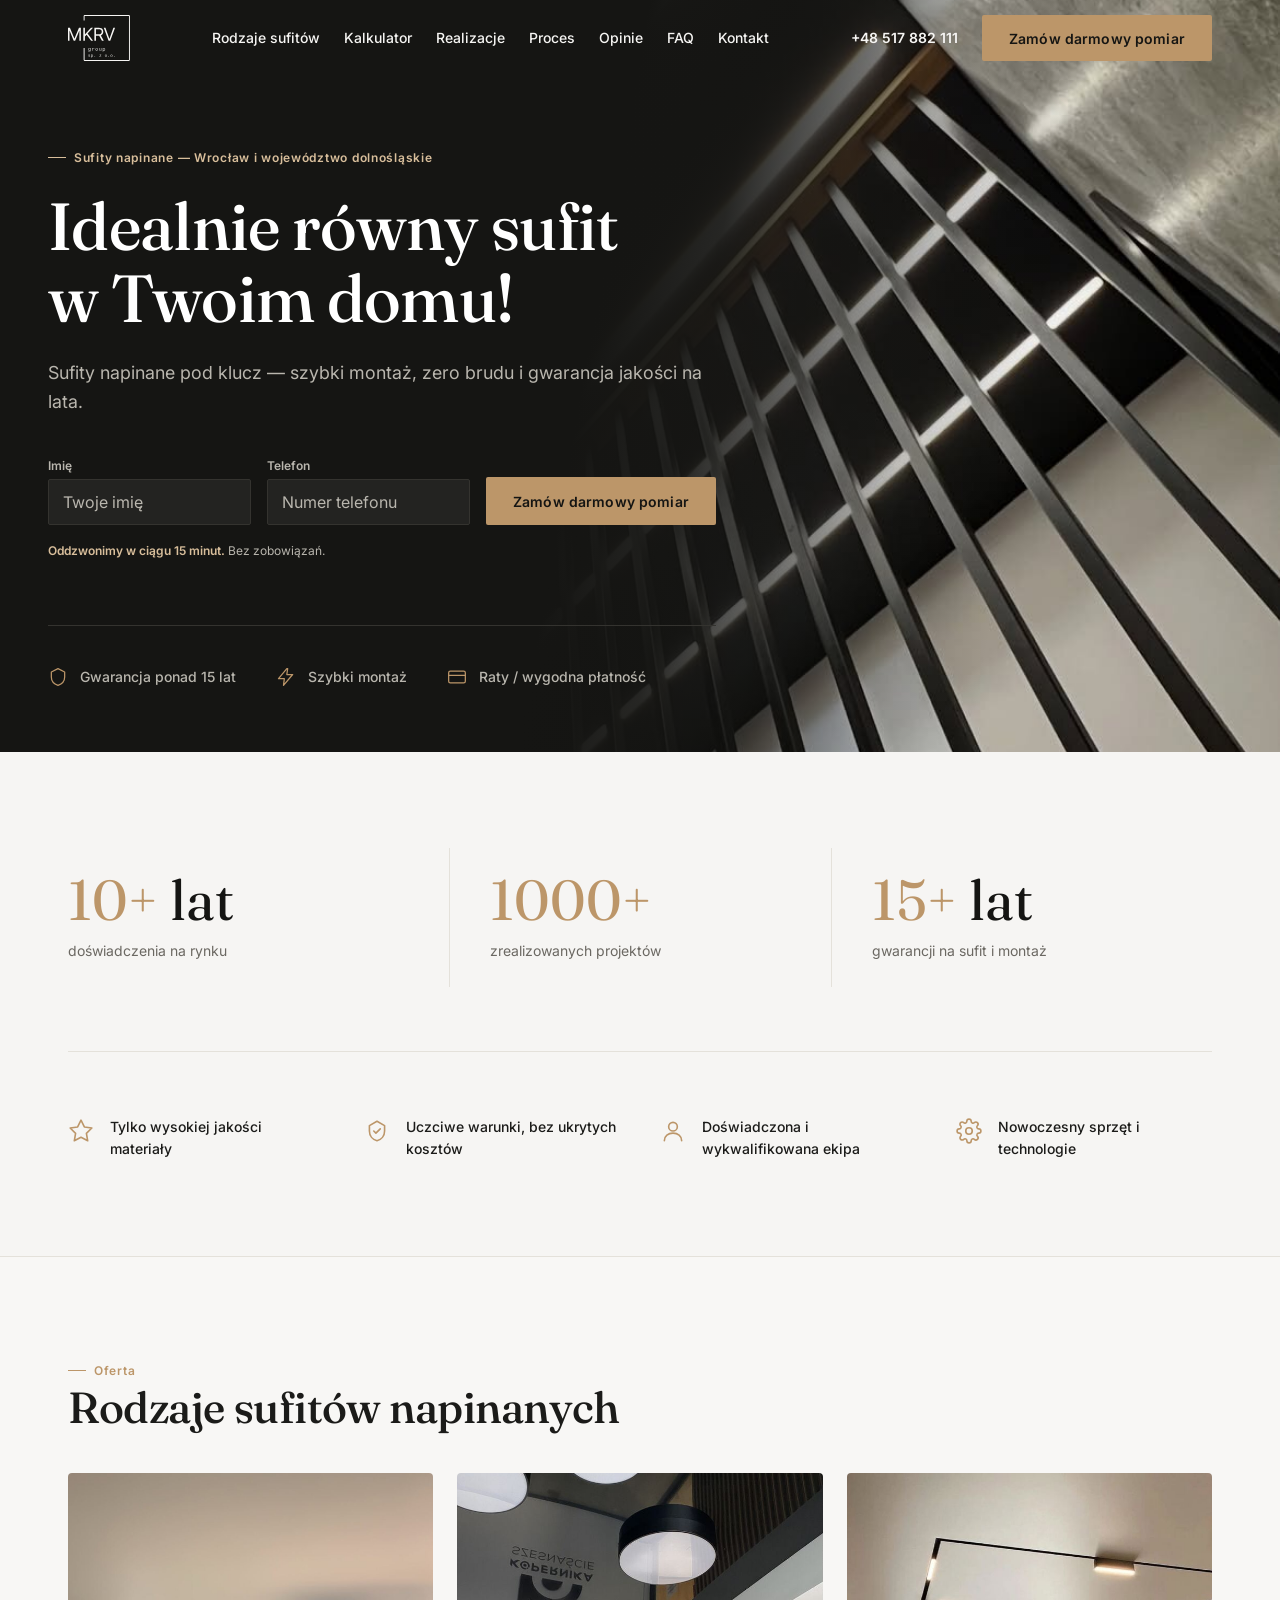
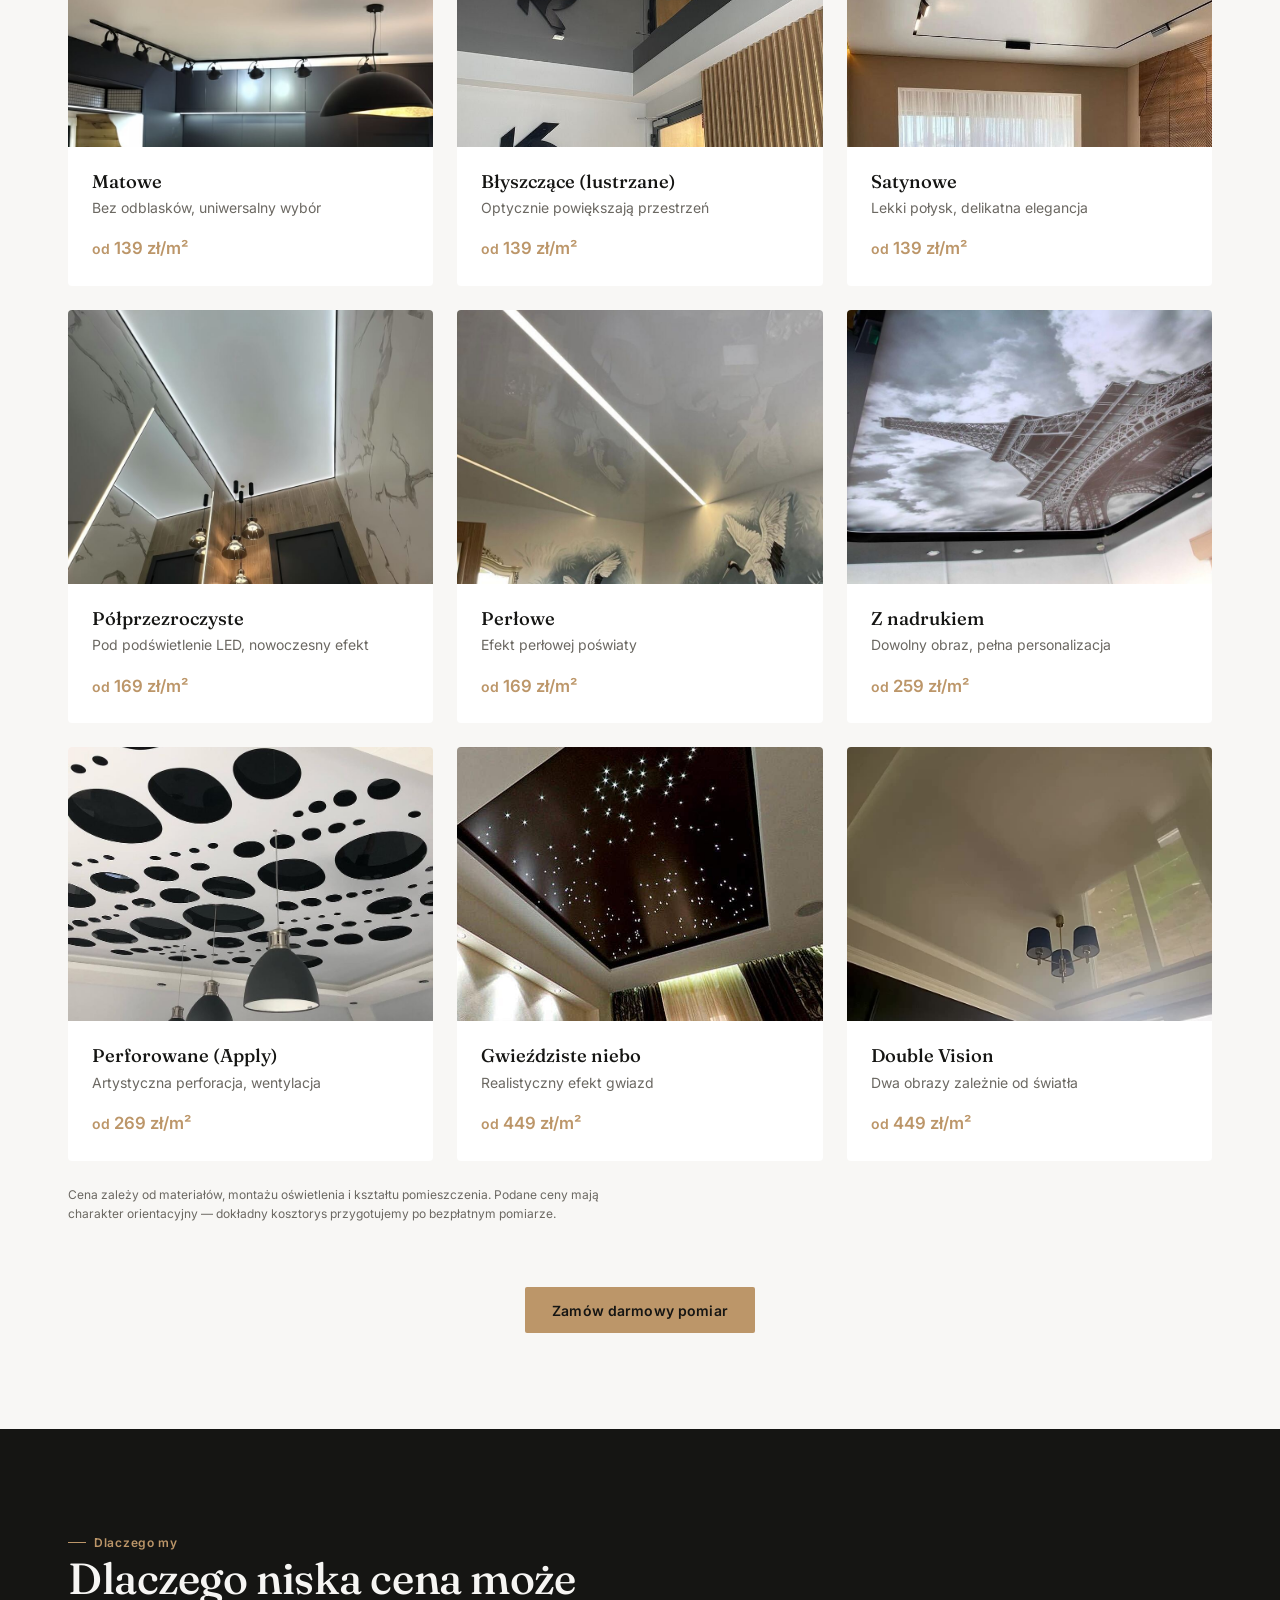
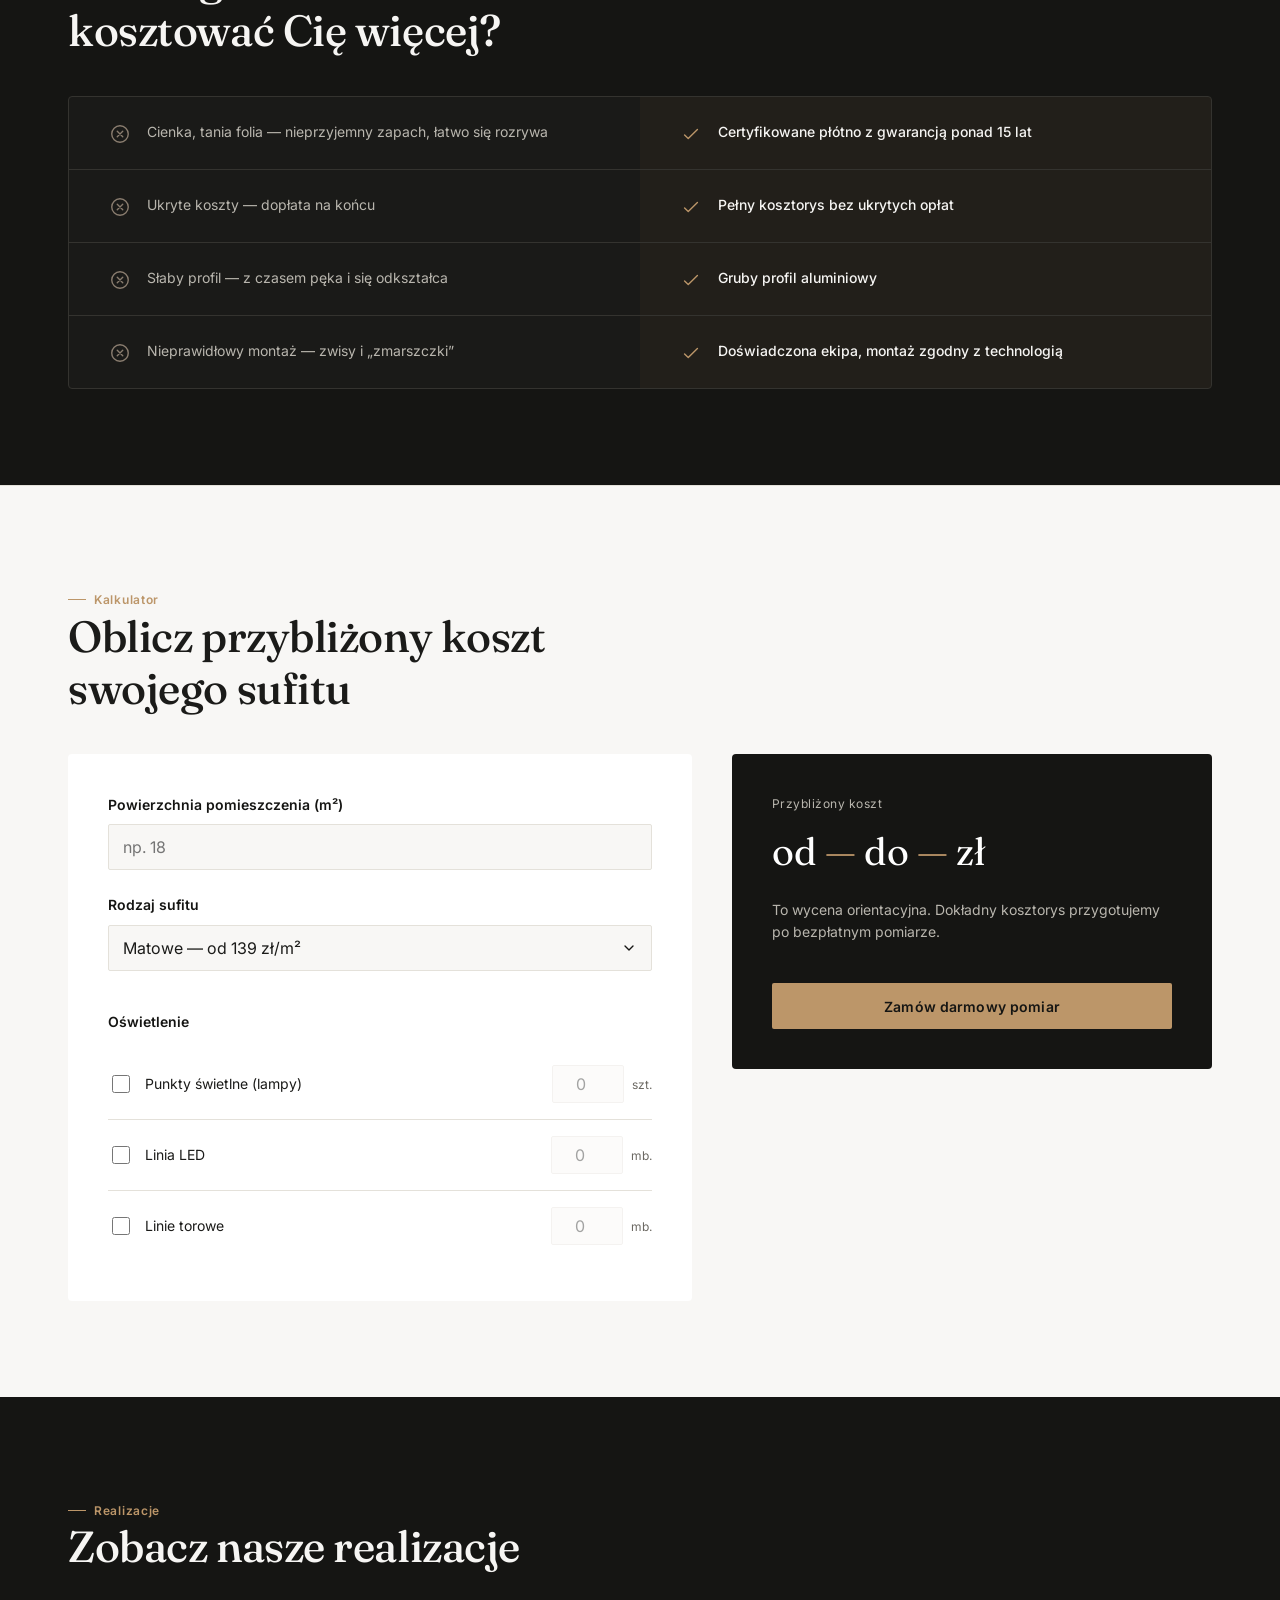
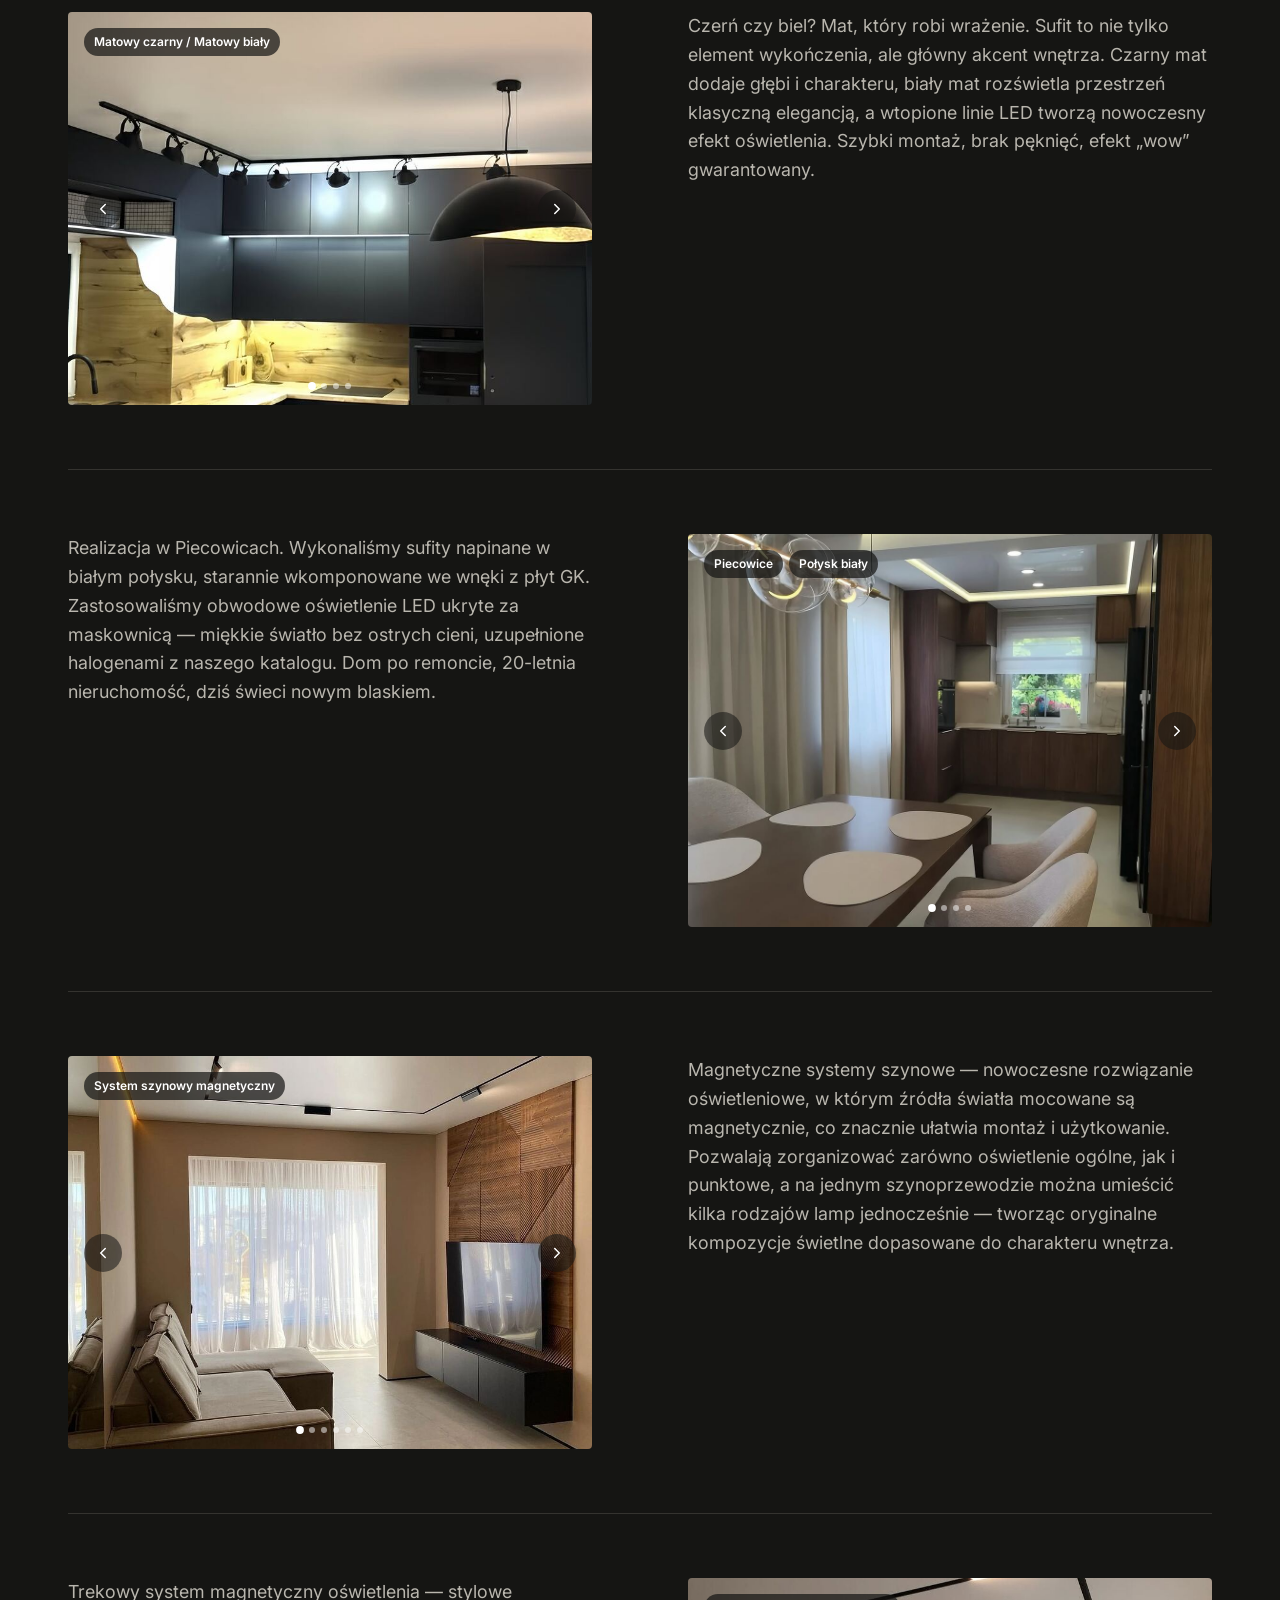
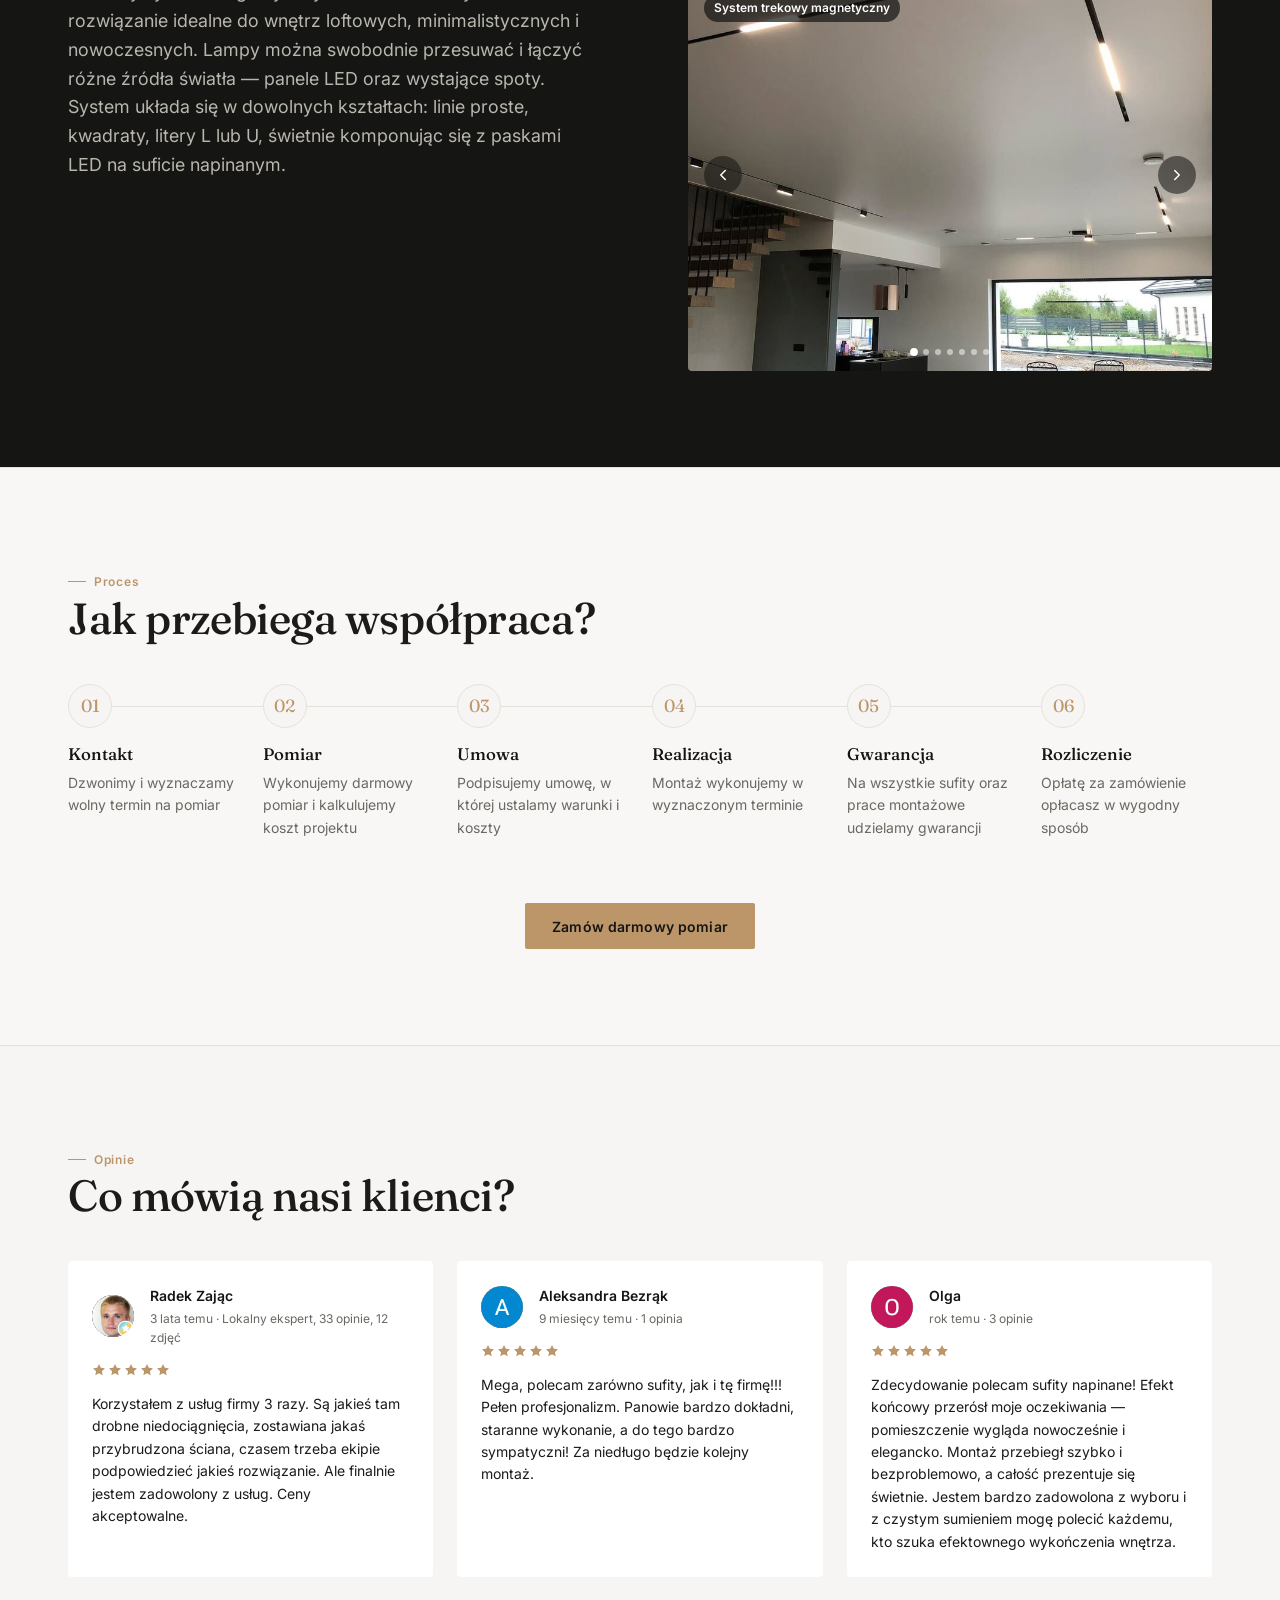
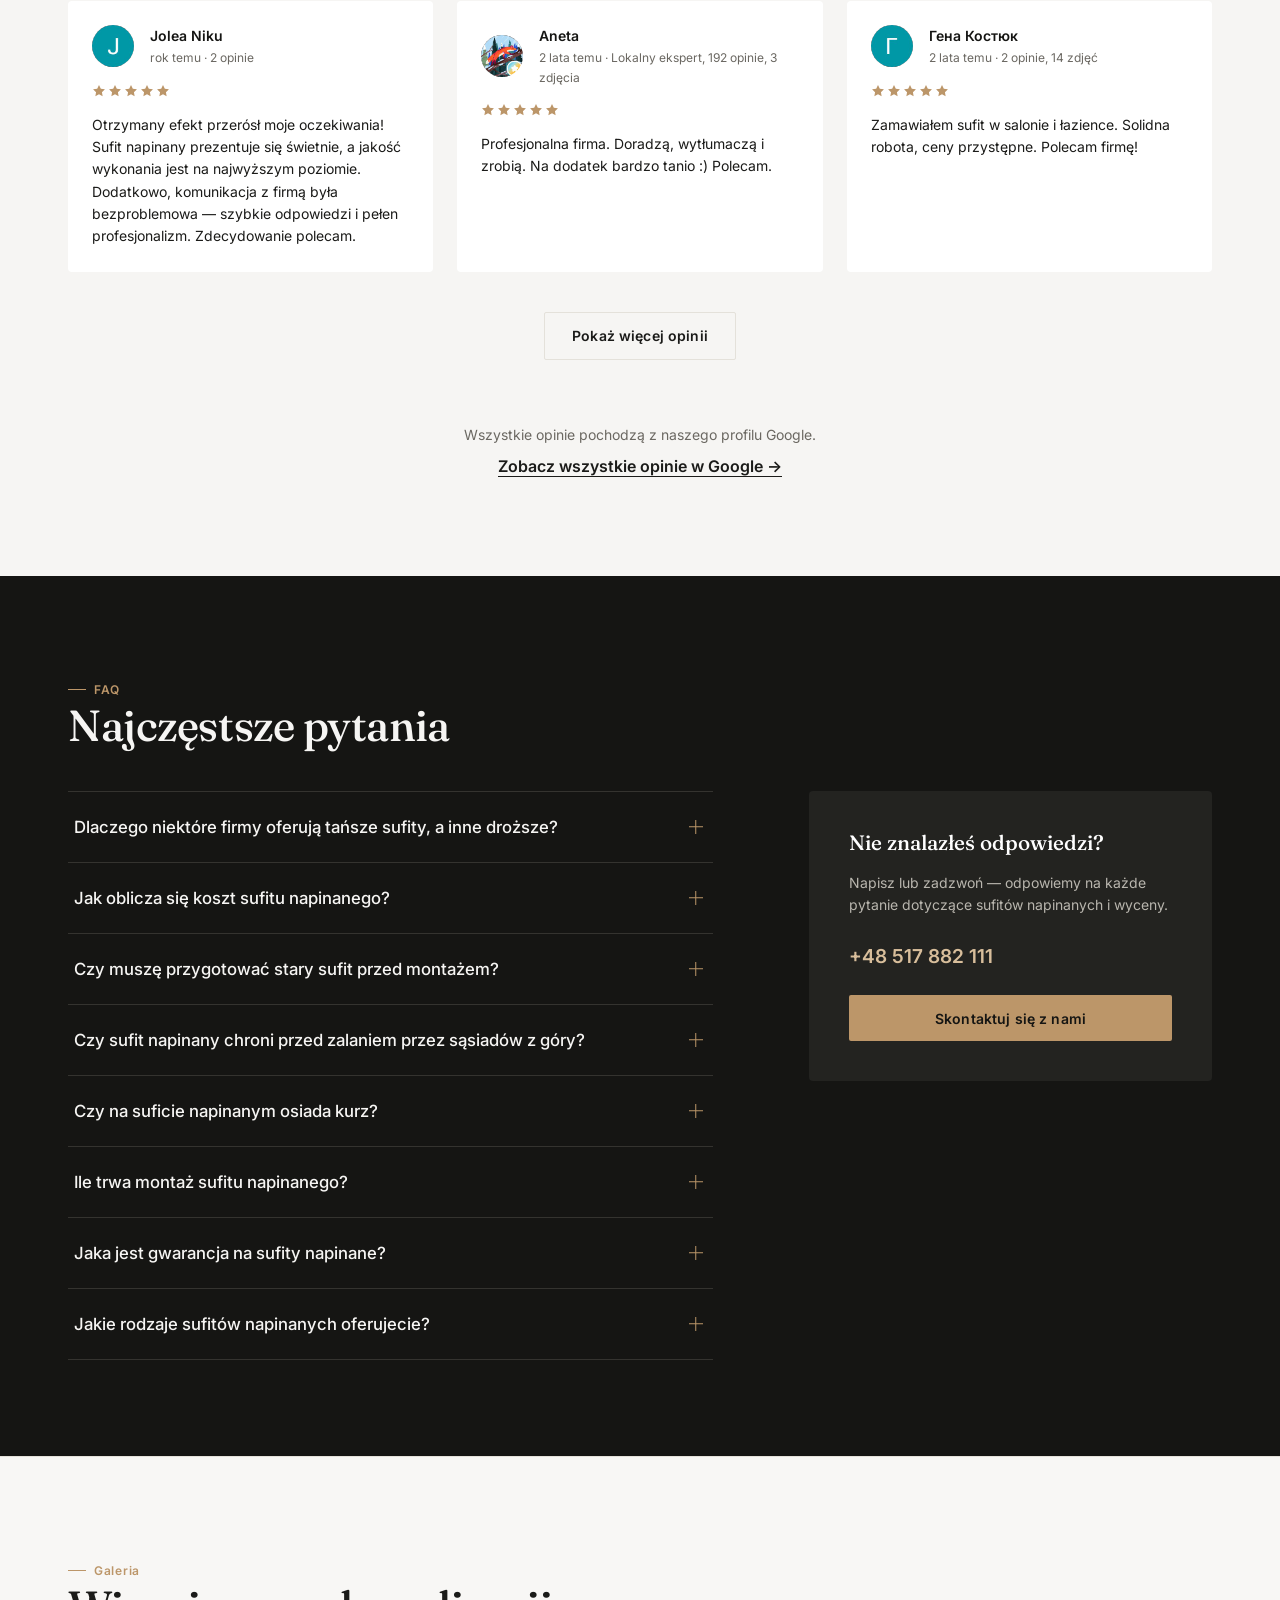
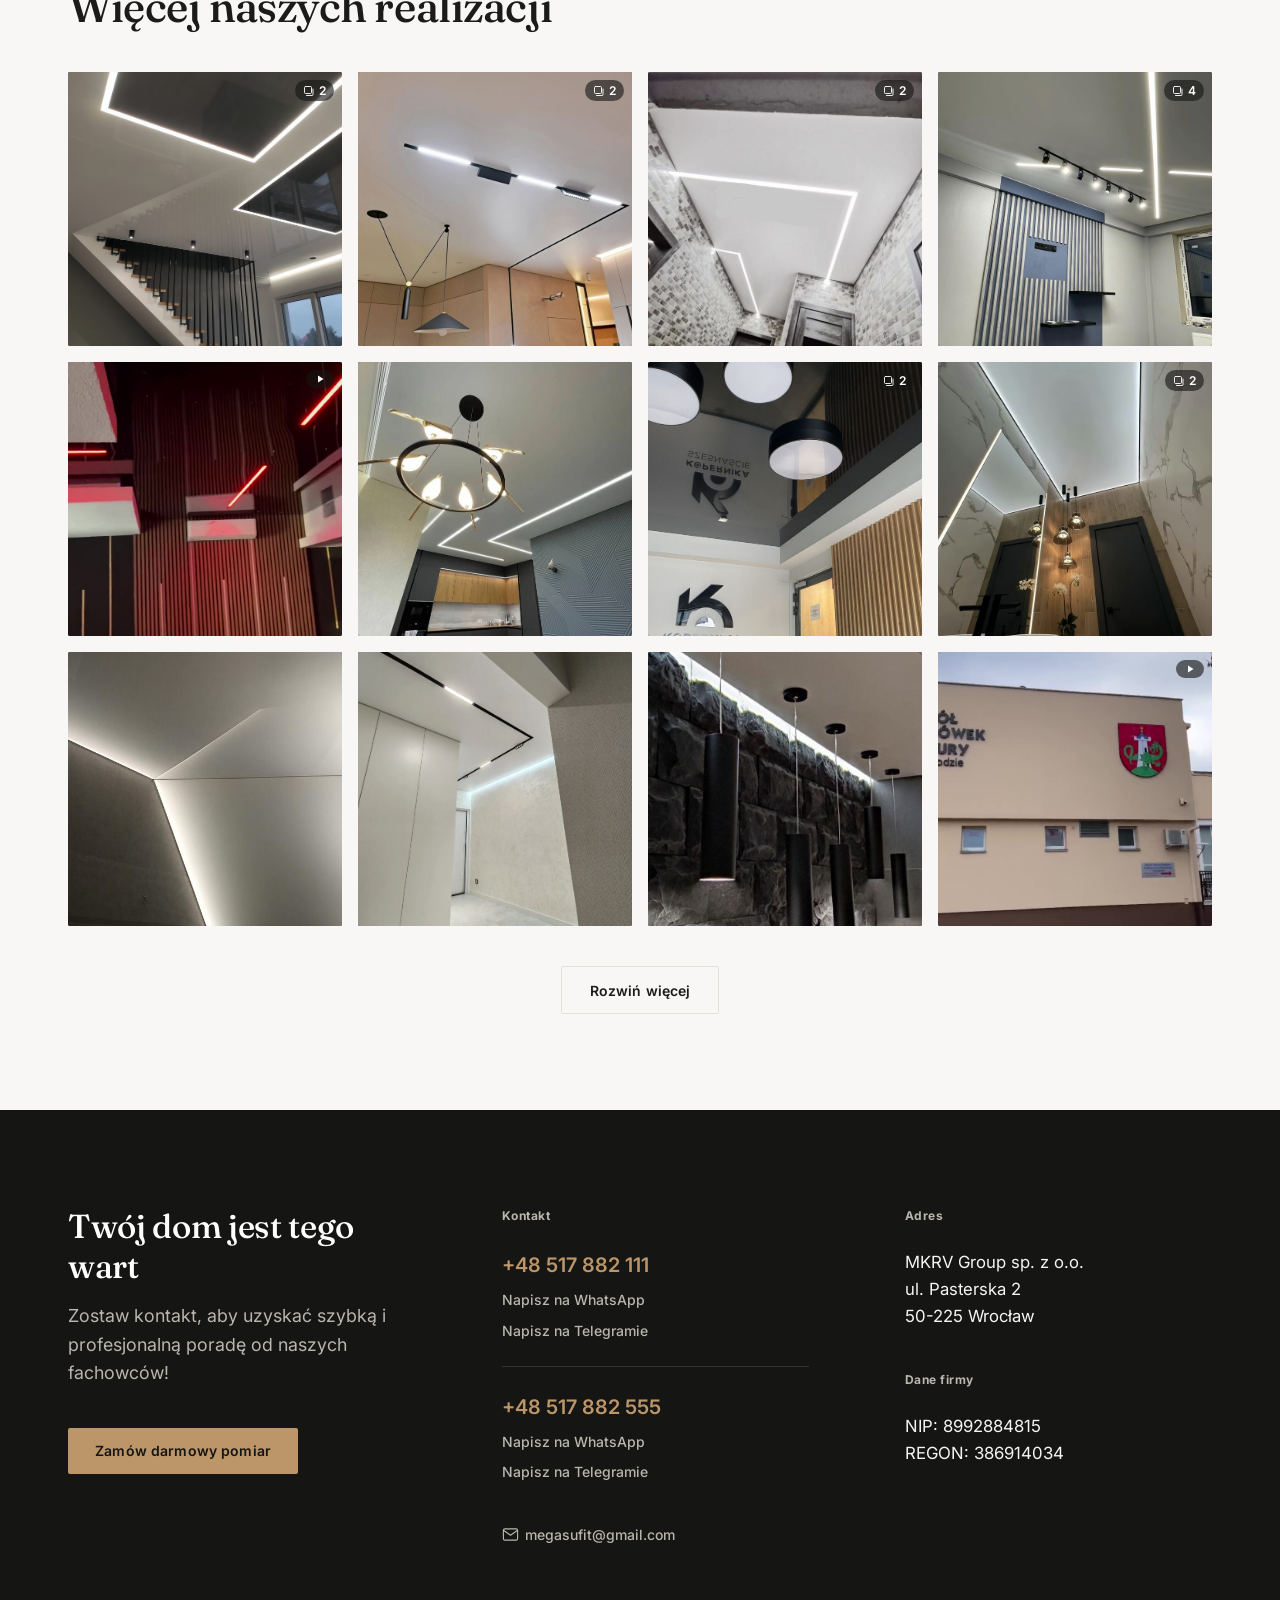
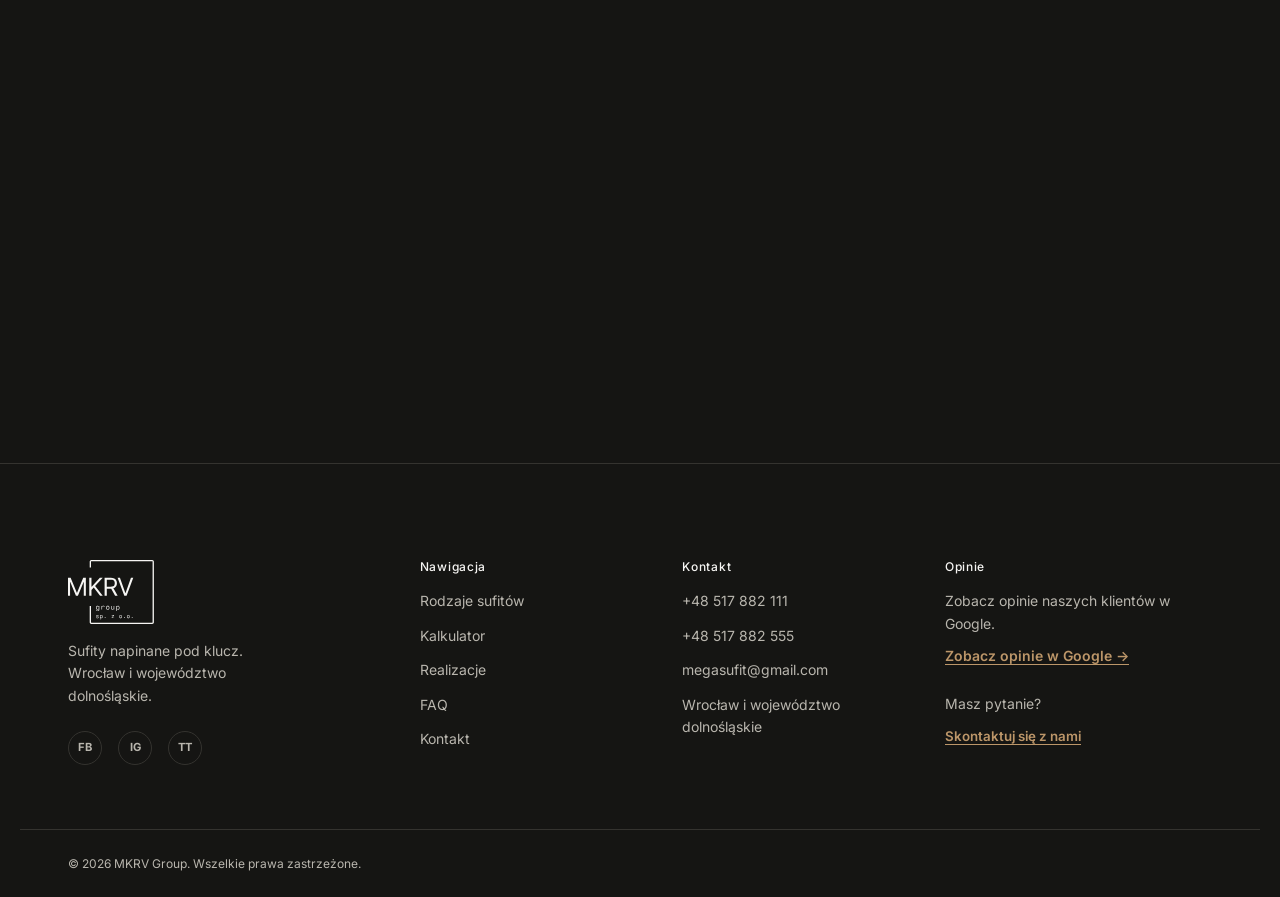
<file: index.html>
<!DOCTYPE html>
<html lang="pl">
<head>
<meta charset="UTF-8">
<meta name="viewport" content="width=device-width, initial-scale=1.0">
<title>Megasufit — Sufity napinane Wrocław | Idealnie równy sufit w Twoim domu</title>
<meta name="description" content="Sufity napinane pod klucz we Wrocławiu i regionie dolnośląskim. Szybki montaż, zero brudu, gwarancja ponad 15 lat. Darmowy pomiar.">

<link rel="preconnect" href="https://fonts.googleapis.com">
<link rel="preconnect" href="https://fonts.gstatic.com" crossorigin>
<link href="https://fonts.googleapis.com/css2?family=Fraunces:opsz,wght@9..144,400;9..144,500;9..144,600&family=Inter:wght@400;500;600;700&display=swap" rel="stylesheet">

<link rel="stylesheet" href="css/tokens.css">
<link rel="stylesheet" href="css/base.css">
<!-- Block-specific stylesheets are appended here as each block is built -->
<link rel="stylesheet" href="css/header.css">
<link rel="stylesheet" href="css/hero.css">
<link rel="stylesheet" href="css/trust.css">
<link rel="stylesheet" href="css/ceilings.css">
<link rel="stylesheet" href="css/compare.css">
<link rel="stylesheet" href="css/calculator.css">
<link rel="stylesheet" href="css/cases.css">
<link rel="stylesheet" href="css/process.css">
<link rel="stylesheet" href="css/testimonials.css">
<link rel="stylesheet" href="css/faq.css">
<link rel="stylesheet" href="css/gallery.css">
<link rel="stylesheet" href="css/final-cta.css">
<link rel="stylesheet" href="css/modal.css">
<link rel="stylesheet" href="css/footer.css">
</head>
<body>

<!-- ==========================================================
     HEADER (Block 1)
     ========================================================== -->
<header class="site-header">
  <div class="container site-header__inner">
    <a href="#" class="site-header__logo">
      <img src="images/logo-light.svg" alt="Megasufit" width="54" height="40">
    </a>

    <nav class="site-nav" id="site-nav" aria-label="Nawigacja główna">
      <ul>
        <li><a href="#stelle">Rodzaje sufitów</a></li>
        <li><a href="#kalkulator">Kalkulator</a></li>
        <li><a href="#realizacje">Realizacje</a></li>
        <li><a href="#proces">Proces</a></li>
        <li><a href="#opinie">Opinie</a></li>
        <li><a href="#faq">FAQ</a></li>
        <li><a href="#kontakt">Kontakt</a></li>
      </ul>
    </nav>

    <div class="site-header__actions">
      <a href="tel:+48517882111" class="site-header__phone">+48 517 882 111</a>
      <button type="button" class="btn btn--accent" data-open-modal data-modal-title="Zamów darmowy pomiar">
        Zamów darmowy pomiar
      </button>
      <button type="button" class="nav-toggle" aria-controls="site-nav" aria-expanded="false" aria-label="Otwórz menu">
        <span></span><span></span><span></span>
      </button>
    </div>
  </div>
</header>

<main>

  <!-- ==========================================================
       2. HERO
       ========================================================== -->
  <section id="hero" class="hero">
    <div class="hero__panel">
      <div class="hero__content">
        <span class="hero__eyebrow">Sufity napinane — Wrocław i województwo dolnośląskie</span>

        <h1>Idealnie równy sufit w&nbsp;Twoim domu!</h1>
        <p class="hero__lead">Sufity napinane pod klucz — szybki montaż, zero brudu i gwarancja jakości na lata.</p>

        <form class="hero__form" name="hero-lead" method="POST" data-netlify="true" netlify-honeypot="bot-field" id="hero-form">
          <input type="hidden" name="form-name" value="hero-lead">
          <p class="sr-only"><label>Nie wypełniaj: <input name="bot-field"></label></p>

          <label class="field">
            <span>Imię</span>
            <input type="text" name="name" placeholder="Twoje imię" required autocomplete="name">
          </label>
          <label class="field">
            <span>Telefon</span>
            <input type="tel" name="phone" placeholder="Numer telefonu" required autocomplete="tel">
          </label>

          <button type="submit" class="btn btn--accent">Zamów darmowy pomiar</button>
        </form>
        <p class="hero__microtext"><strong>Oddzwonimy w ciągu 15 minut.</strong> Bez zobowiązań.</p>
        <p class="hero__form-status" data-hero-form-status hidden>Dziękujemy! Skontaktujemy się wkrótce.</p>

        <div class="hero__badges">
          <div class="hero__badge">
            <svg viewBox="0 0 24 24" fill="none" stroke-width="1.5"><path d="M12 2l8 4v6c0 5-3.5 8.5-8 10-4.5-1.5-8-5-8-10V6l8-4z" stroke-linecap="round" stroke-linejoin="round"/></svg>
            <span>Gwarancja ponad 15 lat</span>
          </div>
          <div class="hero__badge">
            <svg viewBox="0 0 24 24" fill="none" stroke-width="1.5"><path d="M13 2L3 14h7l-1 8 11-13h-7l1-7z" stroke-linecap="round" stroke-linejoin="round"/></svg>
            <span>Szybki montaż</span>
          </div>
          <div class="hero__badge">
            <svg viewBox="0 0 24 24" fill="none" stroke-width="1.5"><rect x="2" y="5" width="20" height="14" rx="2" stroke-linecap="round" stroke-linejoin="round"/><path d="M2 10h20" stroke-linecap="round"/></svg>
            <span>Raty / wygodna płatność</span>
          </div>
        </div>
      </div>
    </div>

    <div class="hero__media">
      <div class="hero__slide is-active">
        <img src="images/hero/hero-bg.jpg" alt="Czarny sufit napinany z liniami LED nad klatką schodową" style="object-position: 68% 32%">
      </div>
      <div class="hero__slide">
        <img src="images/hero/hero-bg-2.jpg" alt="Sufit napinany z oświetleniem punktowym w biurze" style="object-position: 55% 25%">
      </div>
      <div class="hero__slide">
        <img src="images/hero/hero-bg-3.jpg" alt="Sufit napinany z dekoracyjnymi lampami wiszącymi" style="object-position: 50% 45%">
      </div>
    </div>
    <div class="hero__scrim" aria-hidden="true"></div>
  </section>

  <!-- ==========================================================
       3. ZAUFANIE / LICZBY / ZALETY
       ========================================================== -->
  <section id="zaufanie" class="section trust">
    <div class="container">
      <div class="trust__stats reveal">
        <div class="trust__stat">
          <span class="trust__stat-num"><span data-count="10" data-suffix="+">0</span> lat</span>
          <span class="trust__stat-label">doświadczenia na rynku</span>
        </div>
        <div class="trust__stat">
          <span class="trust__stat-num"><span data-count="1000" data-suffix="+">0</span></span>
          <span class="trust__stat-label">zrealizowanych projektów</span>
        </div>
        <div class="trust__stat">
          <span class="trust__stat-num"><span data-count="15" data-suffix="+">0</span> lat</span>
          <span class="trust__stat-label">gwarancji na sufit i montaż</span>
        </div>
      </div>

      <div class="trust__divider"></div>

      <div class="trust__features reveal">
        <div class="trust__feature">
          <svg viewBox="0 0 24 24" fill="none" stroke-width="1.5"><path d="M12 2l3.09 6.26L22 9.27l-5 4.87 1.18 6.88L12 17.77l-6.18 3.25L7 14.14 2 9.27l6.91-1.01L12 2z" stroke-linecap="round" stroke-linejoin="round"/></svg>
          <p>Tylko wysokiej jakości materiały</p>
        </div>
        <div class="trust__feature">
          <svg viewBox="0 0 24 24" fill="none" stroke-width="1.5"><path d="M9 12l2 2 4-4M12 3l7 4v5c0 4.5-3 8-7 9-4-1-7-4.5-7-9V7l7-4z" stroke-linecap="round" stroke-linejoin="round"/></svg>
          <p>Uczciwe warunki, bez ukrytych kosztów</p>
        </div>
        <div class="trust__feature">
          <svg viewBox="0 0 24 24" fill="none" stroke-width="1.5"><circle cx="12" cy="8" r="4" stroke-linecap="round" stroke-linejoin="round"/><path d="M4 21c0-4.4 3.6-7 8-7s8 2.6 8 7" stroke-linecap="round" stroke-linejoin="round"/></svg>
          <p>Doświadczona i wykwalifikowana ekipa</p>
        </div>
        <div class="trust__feature">
          <svg viewBox="0 0 24 24" fill="none" stroke-width="1.5"><circle cx="12" cy="12" r="3" stroke-linecap="round" stroke-linejoin="round"/><path d="M19.4 15a1.7 1.7 0 00.34 1.87l.06.06a2 2 0 11-2.83 2.83l-.06-.06a1.7 1.7 0 00-1.87-.34 1.7 1.7 0 00-1 1.55V21a2 2 0 11-4 0v-.09a1.7 1.7 0 00-1-1.55 1.7 1.7 0 00-1.87.34l-.06.06a2 2 0 11-2.83-2.83l.06-.06a1.7 1.7 0 00.34-1.87 1.7 1.7 0 00-1.55-1H3a2 2 0 110-4h.09a1.7 1.7 0 001.55-1 1.7 1.7 0 00-.34-1.87l-.06-.06a2 2 0 112.83-2.83l.06.06a1.7 1.7 0 001.87.34H9a1.7 1.7 0 001-1.55V3a2 2 0 114 0v.09a1.7 1.7 0 001 1.55 1.7 1.7 0 001.87-.34l.06-.06a2 2 0 112.83 2.83l-.06.06a1.7 1.7 0 00-.34 1.87V9a1.7 1.7 0 001.55 1H21a2 2 0 110 4h-.09a1.7 1.7 0 00-1.55 1z" stroke-linecap="round" stroke-linejoin="round"/></svg>
          <p>Nowoczesny sprzęt i technologie</p>
        </div>
      </div>
    </div>
  </section>

  <!-- ==========================================================
       4. RODZAJE SUFITÓW
       Content sourced from data/pricing.json (editable via CMS)
       ========================================================== -->
  <section id="stelle" class="section ceilings">
    <div class="container">
      <div class="section-head reveal">
        <span class="eyebrow">Oferta</span>
        <h2>Rodzaje sufitów napinanych</h2>
      </div>

      <div class="ceilings__grid" id="ceilings-grid" aria-busy="true">
        <!-- 9 slots filled by js/ceilings.js from data/pricing.json -->
      </div>

      <p class="ceilings__note">Cena zależy od materiałów, montażu oświetlenia i kształtu pomieszczenia. Podane ceny mają charakter orientacyjny — dokładny kosztorys przygotujemy po bezpłatnym pomiarze.</p>

      <div class="ceilings__cta">
        <button type="button" class="btn btn--accent" data-open-modal data-modal-title="Zamów darmowy pomiar" data-modal-context="rodzaje-sufitow">Zamów darmowy pomiar</button>
      </div>
    </div>
  </section>

  <!-- ==========================================================
       5. DLACZEGO MY
       ========================================================== -->
  <section id="dlaczego-my" class="section compare">
    <div class="container">
      <div class="section-head reveal">
        <span class="eyebrow">Dlaczego my</span>
        <h2>Dlaczego niska cena może kosztować Cię więcej?</h2>
      </div>

      <div class="compare__grid" id="compare-grid">
        <div class="compare__row">
          <div class="compare__cell compare__cell--bad">
            <svg viewBox="0 0 24 24" fill="none" stroke-width="1.5"><circle cx="12" cy="12" r="9" stroke-linecap="round"/><path d="M9 9l6 6M15 9l-6 6" stroke-linecap="round"/></svg>
            <p>Cienka, tania folia — nieprzyjemny zapach, łatwo się rozrywa</p>
          </div>
          <div class="compare__cell compare__cell--good">
            <svg viewBox="0 0 24 24" fill="none" stroke-width="1.5"><path d="M5 13l4 4L19 7" stroke-linecap="round" stroke-linejoin="round"/></svg>
            <p>Certyfikowane płótno z gwarancją ponad 15 lat</p>
          </div>
        </div>
        <div class="compare__row">
          <div class="compare__cell compare__cell--bad">
            <svg viewBox="0 0 24 24" fill="none" stroke-width="1.5"><circle cx="12" cy="12" r="9" stroke-linecap="round"/><path d="M9 9l6 6M15 9l-6 6" stroke-linecap="round"/></svg>
            <p>Ukryte koszty — dopłata na końcu</p>
          </div>
          <div class="compare__cell compare__cell--good">
            <svg viewBox="0 0 24 24" fill="none" stroke-width="1.5"><path d="M5 13l4 4L19 7" stroke-linecap="round" stroke-linejoin="round"/></svg>
            <p>Pełny kosztorys bez ukrytych opłat</p>
          </div>
        </div>
        <div class="compare__row">
          <div class="compare__cell compare__cell--bad">
            <svg viewBox="0 0 24 24" fill="none" stroke-width="1.5"><circle cx="12" cy="12" r="9" stroke-linecap="round"/><path d="M9 9l6 6M15 9l-6 6" stroke-linecap="round"/></svg>
            <p>Słaby profil — z czasem pęka i się odkształca</p>
          </div>
          <div class="compare__cell compare__cell--good">
            <svg viewBox="0 0 24 24" fill="none" stroke-width="1.5"><path d="M5 13l4 4L19 7" stroke-linecap="round" stroke-linejoin="round"/></svg>
            <p>Gruby profil aluminiowy</p>
          </div>
        </div>
        <div class="compare__row">
          <div class="compare__cell compare__cell--bad">
            <svg viewBox="0 0 24 24" fill="none" stroke-width="1.5"><circle cx="12" cy="12" r="9" stroke-linecap="round"/><path d="M9 9l6 6M15 9l-6 6" stroke-linecap="round"/></svg>
            <p>Nieprawidłowy montaż — zwisy i „zmarszczki”</p>
          </div>
          <div class="compare__cell compare__cell--good">
            <svg viewBox="0 0 24 24" fill="none" stroke-width="1.5"><path d="M5 13l4 4L19 7" stroke-linecap="round" stroke-linejoin="round"/></svg>
            <p>Doświadczona ekipa, montaż zgodny z technologią</p>
          </div>
        </div>
      </div>
    </div>
  </section>

  <!-- ==========================================================
       6. KALKULATOR
       Ceiling type options + unit prices sourced from data/pricing.json
       ========================================================== -->
  <section id="kalkulator" class="section calculator">
    <div class="container">
      <div class="section-head reveal">
        <span class="eyebrow">Kalkulator</span>
        <h2>Oblicz przybliżony koszt swojego sufitu</h2>
      </div>

      <div class="calculator__layout reveal">
        <form class="calculator__form" id="calc-form">
          <div class="calc-field">
            <label for="calc-area">Powierzchnia pomieszczenia (m²)</label>
            <input type="number" id="calc-area" name="area" min="1" step="0.5" placeholder="np. 18">
          </div>

          <div class="calc-field">
            <label for="calc-type">Rodzaj sufitu</label>
            <select id="calc-type" name="type" aria-busy="true">
              <option value="">Wczytywanie…</option>
            </select>
          </div>

          <fieldset class="calc-fieldset">
            <legend>Oświetlenie</legend>

            <div class="calc-light-row">
              <label class="calc-checkbox">
                <input type="checkbox" id="calc-spot-on" data-qty-toggle="calc-spot-qty">
                Punkty świetlne (lampy)
              </label>
              <div class="calc-qty">
                <input type="number" id="calc-spot-qty" min="0" step="1" value="0" disabled>
                <span>szt.</span>
              </div>
            </div>

            <div class="calc-light-row">
              <label class="calc-checkbox">
                <input type="checkbox" id="calc-led-on" data-qty-toggle="calc-led-qty">
                Linia LED
              </label>
              <div class="calc-qty">
                <input type="number" id="calc-led-qty" min="0" step="0.5" value="0" disabled>
                <span>mb.</span>
              </div>
            </div>

            <div class="calc-light-row">
              <label class="calc-checkbox">
                <input type="checkbox" id="calc-track-on" data-qty-toggle="calc-track-qty">
                Linie torowe
              </label>
              <div class="calc-qty">
                <input type="number" id="calc-track-qty" min="0" step="0.5" value="0" disabled>
                <span>mb.</span>
              </div>
            </div>
          </fieldset>
        </form>

        <div class="calculator__result">
          <p class="calculator__result-label">Przybliżony koszt</p>
          <p class="calculator__result-value" id="calc-result">od <span id="calc-from">—</span> do <span id="calc-to">—</span> zł</p>
          <p class="calculator__result-note">To wycena orientacyjna. Dokładny kosztorys przygotujemy po bezpłatnym pomiarze.</p>
          <button type="button" class="btn btn--accent" data-open-modal data-modal-title="Zamów darmowy pomiar" data-modal-context="kalkulator">Zamów darmowy pomiar</button>
        </div>
      </div>
    </div>
  </section>

  <!-- ==========================================================
       7. REALIZACJE (CASE STUDIES)
       Content sourced from data/cases.json (editable via CMS)
       ========================================================== -->
  <section id="realizacje" class="section cases">
    <div class="container">
      <div class="section-head reveal">
        <span class="eyebrow">Realizacje</span>
        <h2>Zobacz nasze realizacje</h2>
      </div>

      <div class="cases__list" id="cases-list" aria-busy="true"></div>
    </div>
  </section>

  <!-- ==========================================================
       8. PROCES WSPÓŁPRACY
       ========================================================== -->
  <section id="proces" class="section process">
    <div class="container">
      <div class="section-head reveal">
        <span class="eyebrow">Proces</span>
        <h2>Jak przebiega współpraca?</h2>
      </div>

      <div class="process__steps" id="process-steps">
        <div class="process__line" aria-hidden="true"></div>
        <div class="process__step">
          <div class="process__num">01</div>
          <h3>Kontakt</h3>
          <p>Dzwonimy i wyznaczamy wolny termin na pomiar</p>
        </div>
        <div class="process__step">
          <div class="process__num">02</div>
          <h3>Pomiar</h3>
          <p>Wykonujemy darmowy pomiar i kalkulujemy koszt projektu</p>
        </div>
        <div class="process__step">
          <div class="process__num">03</div>
          <h3>Umowa</h3>
          <p>Podpisujemy umowę, w której ustalamy warunki i koszty</p>
        </div>
        <div class="process__step">
          <div class="process__num">04</div>
          <h3>Realizacja</h3>
          <p>Montaż wykonujemy w wyznaczonym terminie</p>
        </div>
        <div class="process__step">
          <div class="process__num">05</div>
          <h3>Gwarancja</h3>
          <p>Na wszystkie sufity oraz prace montażowe udzielamy gwarancji</p>
        </div>
        <div class="process__step">
          <div class="process__num">06</div>
          <h3>Rozliczenie</h3>
          <p>Opłatę za zamówienie opłacasz w wygodny sposób</p>
        </div>
      </div>

      <div class="process__cta">
        <button type="button" class="btn btn--accent" data-open-modal data-modal-title="Zamów darmowy pomiar" data-modal-context="proces">Zamów darmowy pomiar</button>
      </div>
    </div>
  </section>

  <!-- ==========================================================
       9. OPINIE
       Content sourced from data/testimonials.json (editable via CMS)
       ========================================================== -->
  <section id="opinie" class="section testimonials">
    <div class="container">
      <div class="section-head reveal">
        <span class="eyebrow">Opinie</span>
        <h2>Co mówią nasi klienci?</h2>
      </div>

      <div class="testimonials__grid" id="testimonials-grid" aria-busy="true"></div>
      <div class="testimonials__extra" id="testimonials-extra"></div>

      <div class="testimonials__more-wrap">
        <button type="button" class="btn btn--ghost-light" id="testimonials-toggle" hidden>Pokaż więcej opinii</button>
      </div>

      <div class="testimonials__footer">
        <p>Wszystkie opinie pochodzą z naszego profilu Google.</p>
        <a class="btn--text" href="https://maps.app.goo.gl/uRcbvxsfdCo9ooRK9" target="_blank" rel="noopener">Zobacz wszystkie opinie w Google →</a>
      </div>
    </div>
  </section>

  <!-- ==========================================================
       10. FAQ
       Content sourced from data/faq.json (editable via CMS)
       ========================================================== -->
  <section id="faq" class="section faq">
    <div class="container">
      <div class="section-head reveal">
        <span class="eyebrow">FAQ</span>
        <h2>Najczęstsze pytania</h2>
      </div>

      <div class="faq__layout">
        <div class="faq__list" id="faq-list" aria-busy="true"></div>

        <aside class="faq__side reveal">
          <h3>Nie znalazłeś odpowiedzi?</h3>
          <p>Napisz lub zadzwoń — odpowiemy na każde pytanie dotyczące sufitów napinanych i wyceny.</p>
          <a class="faq__side-phone" href="tel:+48517882111">+48 517 882 111</a>
          <button type="button" class="btn btn--accent" data-open-modal data-modal-title="Masz pytanie? Napisz do nas" data-modal-context="faq">Skontaktuj się z nami</button>
        </aside>
      </div>
    </div>
  </section>

  <!-- ==========================================================
       11. WIĘCEJ REALIZACJI (GALERIA)
       Content sourced from data/gallery.json (editable via CMS)
       ========================================================== -->
  <section id="galeria" class="section gallery">
    <div class="container">
      <div class="section-head reveal">
        <span class="eyebrow">Galeria</span>
        <h2>Więcej naszych realizacji</h2>
      </div>

      <div class="gallery__grid" id="gallery-grid" aria-busy="true"></div>

      <div class="gallery__more-wrap">
        <button type="button" class="btn btn--ghost-light" id="gallery-toggle" hidden>Rozwiń więcej</button>
      </div>
    </div>
  </section>

  <!-- ==========================================================
       12. FINALNE CTA
       ========================================================== -->
  <section id="kontakt" class="section final-cta">
    <div class="container">
      <div class="final-cta__grid reveal">

        <div class="final-cta__col final-cta__col--cta">
          <h2>Twój dom jest tego wart</h2>
          <p>Zostaw kontakt, aby uzyskać szybką i profesjonalną poradę od naszych fachowców!</p>
          <button type="button" class="btn btn--accent" data-open-modal data-modal-title="Zamów darmowy pomiar" data-modal-context="final-cta">Zamów darmowy pomiar</button>
        </div>

        <div class="final-cta__col">
          <p class="final-cta__col-label">Kontakt</p>

          <div class="final-cta__phone-block">
            <a class="final-cta__phone-number" href="tel:+48517882111">+48 517 882 111</a>
            <div class="final-cta__phone-links">
              <a href="https://wa.me/48517882111" target="_blank" rel="noopener"><span>Napisz na WhatsApp</span></a>
              <a href="https://t.me/+48517882111" target="_blank" rel="noopener"><span>Napisz na Telegramie</span></a>
            </div>
          </div>

          <div class="final-cta__phone-block">
            <a class="final-cta__phone-number" href="tel:+48517882555">+48 517 882 555</a>
            <div class="final-cta__phone-links">
              <a href="https://wa.me/48517882555" target="_blank" rel="noopener"><span>Napisz na WhatsApp</span></a>
              <a href="https://t.me/+48517882555" target="_blank" rel="noopener"><span>Napisz na Telegramie</span></a>
            </div>
          </div>

          <a class="final-cta__mail" href="mailto:megasufit@gmail.com">
            <svg viewBox="0 0 24 24" fill="none" stroke-width="1.6"><rect x="2" y="4" width="20" height="16" rx="2" stroke-linecap="round" stroke-linejoin="round"/><path d="M2 6l10 7 10-7" stroke-linecap="round" stroke-linejoin="round"/></svg>
            <span>megasufit@gmail.com</span>
          </a>
        </div>

        <div class="final-cta__col">
          <p class="final-cta__col-label">Adres</p>
          <p class="final-cta__text">MKRV Group sp. z o.o.<br>ul. Pasterska 2<br>50-225 Wrocław</p>

          <p class="final-cta__col-label final-cta__col-label--spaced">Dane firmy</p>
          <p class="final-cta__text">NIP: 8992884815<br>REGON: 386914034</p>
        </div>

      </div>

      <div class="final-cta__map reveal" id="final-cta-map">
        <iframe
          src="https://www.google.com/maps?q=SUFITY+NAPINANE+MEGASUFIT,+ul.+Pasterska+2,+Wroc%C5%82aw&z=16&output=embed"
          allowfullscreen referrerpolicy="no-referrer-when-downgrade"
          title="Megasufit — ul. Pasterska 2, Wrocław"></iframe>
      </div>
    </div>
  </section>

</main>

<!-- ==========================================================
     13. FOOTER (built now — shared chrome)
     ========================================================== -->
<footer class="site-footer">
  <div class="container site-footer__grid">

    <div class="site-footer__brand">
      <a href="#hero" aria-label="Przewiń na górę strony">
        <img src="images/logo-light.svg" alt="Megasufit" width="47" height="35">
      </a>
      <p>Sufity napinane pod klucz. Wrocław i województwo dolnośląskie.</p>
      <div class="site-footer__social">
        <a href="https://www.facebook.com/SufityNapinaneMegasufit/" aria-label="Facebook" target="_blank" rel="noopener">FB</a>
        <a href="https://www.instagram.com/sufity_napinane_megasufit/" aria-label="Instagram" target="_blank" rel="noopener">IG</a>
        <a href="https://www.tiktok.com/@www.megasufit.com" aria-label="TikTok" target="_blank" rel="noopener">TT</a>
      </div>
    </div>

    <nav class="site-footer__col" aria-label="Nawigacja">
      <h3>Nawigacja</h3>
      <ul>
        <li><a href="#stelle">Rodzaje sufitów</a></li>
        <li><a href="#kalkulator">Kalkulator</a></li>
        <li><a href="#realizacje">Realizacje</a></li>
        <li><a href="#faq">FAQ</a></li>
        <li><a href="#kontakt">Kontakt</a></li>
      </ul>
    </nav>

    <div class="site-footer__col">
      <h3>Kontakt</h3>
      <ul>
        <li><a href="tel:+48517882111">+48 517 882 111</a></li>
        <li><a href="tel:+48517882555">+48 517 882 555</a></li>
        <li><a href="mailto:megasufit@gmail.com">megasufit@gmail.com</a></li>
        <li>Wrocław i województwo dolnośląskie</li>
      </ul>
    </div>

    <div class="site-footer__col">
      <h3>Opinie</h3>
      <p>Zobacz opinie naszych klientów w Google.</p>
      <a class="btn--text" href="https://maps.app.goo.gl/uRcbvxsfdCo9ooRK9" target="_blank" rel="noopener">Zobacz opinie w Google →</a>
      <p style="margin-top: var(--space-md)">Masz pytanie?</p>
      <button type="button" class="btn--text" data-open-modal data-modal-title="Skontaktuj się z nami" data-modal-context="footer">Skontaktuj się z nami</button>
    </div>

  </div>

  <div class="container site-footer__bottom">
    <p>© <span id="year"></span> MKRV Group. Wszelkie prawa zastrzeżone.</p>
  </div>
</footer>

<!-- ==========================================================
     SHARED LEAD MODAL (used by every "Zamów darmowy pomiar" CTA)
     ========================================================== -->
<div class="modal" id="lead-modal" aria-hidden="true" role="dialog" aria-modal="true" aria-labelledby="lead-modal-title">
  <div class="modal__panel">
    <button type="button" class="modal__close" data-close-modal aria-label="Zamknij">&times;</button>
    <h3 id="lead-modal-title" data-modal-title data-default="Zamów darmowy pomiar">Zamów darmowy pomiar</h3>
    <p class="modal__subtitle">Oddzwonimy w ciągu 15 minut.</p>

    <form id="lead-form" name="lead" method="POST" data-netlify="true" netlify-honeypot="bot-field">
      <input type="hidden" name="form-name" value="lead">
      <input type="hidden" name="context" data-modal-context>
      <p class="sr-only"><label>Nie wypełniaj: <input name="bot-field"></label></p>

      <label class="field">
        <span>Imię</span>
        <input type="text" name="name" required autocomplete="name">
      </label>
      <label class="field">
        <span>Telefon</span>
        <input type="tel" name="phone" required autocomplete="tel">
      </label>

      <button type="submit" class="btn btn--accent modal__submit">Wyślij zgłoszenie</button>
      <p class="modal__status" data-form-status hidden>Dziękujemy! Skontaktujemy się wkrótce.</p>
    </form>
  </div>
</div>

<!-- ==========================================================
     GALLERY LIGHTBOX (block 11)
     ========================================================== -->
<div class="lightbox" id="gallery-lightbox" aria-hidden="true" role="dialog" aria-modal="true">
  <div class="lightbox__stage">
    <button type="button" class="lightbox__close" data-lightbox-close aria-label="Zamknij">
      <svg viewBox="0 0 24 24" fill="none" stroke-width="2"><path d="M6 6l12 12M18 6L6 18" stroke-linecap="round" stroke-linejoin="round"/></svg>
    </button>
    <div class="lightbox__frame" id="lightbox-frame"></div>
    <button type="button" class="lightbox__nav lightbox__nav--prev" data-lightbox-prev aria-label="Poprzednie">
      <svg viewBox="0 0 24 24" fill="none" stroke-width="2"><path d="M15 18l-6-6 6-6" stroke-linecap="round" stroke-linejoin="round"/></svg>
    </button>
    <button type="button" class="lightbox__nav lightbox__nav--next" data-lightbox-next aria-label="Następne">
      <svg viewBox="0 0 24 24" fill="none" stroke-width="2"><path d="M9 18l6-6-6-6" stroke-linecap="round" stroke-linejoin="round"/></svg>
    </button>
    <div class="lightbox__dots" id="lightbox-dots"></div>
  </div>
</div>

<script>document.getElementById('year').textContent = new Date().getFullYear();</script>
<script src="js/main.js"></script>
<script src="js/hero.js"></script>
<script src="js/hero-slideshow.js"></script>
<script src="js/trust.js"></script>
<script src="js/ceilings.js"></script>
<script src="js/compare.js"></script>
<script src="js/calculator.js"></script>
<script src="js/cases.js"></script>
<script src="js/process.js"></script>
<script src="js/testimonials.js"></script>
<script src="js/faq.js"></script>
<script src="js/gallery.js"></script>
<script src="js/final-cta.js"></script>
<!-- Block-specific scripts are appended here as each block is built -->
</body>
</html>
</file>
<file: css/tokens.css>
/* ==========================================================================
   MEGASUFIT — Design Tokens
   Palette from client brief: graphite black, warm bronze accent,
   warm off-whites. Premium, minimal, architectural.
   ========================================================================== */

:root {
  /* Brand colors */
  --color-ink: #151513;          /* graphite / near-black */
  --color-ink-soft: #232320;     /* lighter panel on dark sections */
  --color-accent: #BC9669;       /* warm bronze — CTAs, lines, focus */
  --color-accent-soft: #D8BE9B;  /* lighter bronze for hovers on dark bg */
  --color-cream: #F6F5F3;        /* warm white — light section bg */
  --color-paper: #F8F7F5;        /* light grey-white — cards on cream */
  --color-white: #FFFFFF;

  --color-text: #1B1B19;         /* body text on light */
  --color-text-muted: #6B6862;   /* secondary text on light */
  --color-text-inverse: #F6F5F3; /* body text on dark */
  --color-text-inverse-muted: #B9B6AE;

  --color-border: #E4E1DA;       /* hairline border on light */
  --color-border-dark: #34332F;  /* hairline border on dark */

  --color-success: #6B8F71;

  /* Typography */
  --font-display: 'Fraunces', 'Georgia', serif;
  --font-body: 'Inter', -apple-system, BlinkMacSystemFont, 'Segoe UI', sans-serif;

  --fs-h1: clamp(2.4rem, 5.2vw, 4.6rem);
  --fs-h2: clamp(1.9rem, 3.4vw, 3rem);
  --fs-h3: clamp(1.3rem, 1.8vw, 1.7rem);
  --fs-lead: clamp(1.05rem, 1.4vw, 1.25rem);
  --fs-body: 1rem;
  --fs-small: 0.875rem;
  --fs-micro: 0.75rem;

  --lh-tight: 1.08;
  --lh-heading: 1.2;
  --lh-body: 1.6;

  /* Spacing scale */
  --space-3xs: 0.25rem;
  --space-2xs: 0.5rem;
  --space-xs: 0.75rem;
  --space-sm: 1rem;
  --space-md: 1.5rem;
  --space-lg: 2.5rem;
  --space-xl: 4rem;
  --space-2xl: 6rem;
  --space-3xl: 9rem;

  /* Layout */
  --container-max: 1240px;
  --container-pad: clamp(1.25rem, 4vw, 3rem);
  --radius-sm: 2px;
  --radius-md: 4px;

  /* Motion */
  --ease-out: cubic-bezier(0.16, 1, 0.3, 1);
  --dur-fast: 180ms;
  --dur-med: 380ms;
  --dur-slow: 640ms;

  /* Elevation (used sparingly, on interactive surfaces only) */
  --shadow-card: 0 1px 2px rgba(21, 21, 19, 0.06), 0 8px 24px rgba(21, 21, 19, 0.06);
}

@media (prefers-reduced-motion: reduce) {
  :root {
    --dur-fast: 0ms;
    --dur-med: 0ms;
    --dur-slow: 0ms;
  }
}
</file>
<file: css/base.css>
/* ==========================================================================
   MEGASUFIT — Base / Reset / Primitives
   ========================================================================== */

*, *::before, *::after { box-sizing: border-box; }
html { scroll-behavior: smooth; }
@media (prefers-reduced-motion: reduce) {
  html { scroll-behavior: auto; }
}

body {
  margin: 0;
  font-family: var(--font-body);
  font-size: var(--fs-body);
  line-height: var(--lh-body);
  color: var(--color-text);
  background: var(--color-cream);
  -webkit-font-smoothing: antialiased;
  text-rendering: optimizeLegibility;
}

img, video { max-width: 100%; display: block; }

h1, h2, h3, h4 {
  font-family: var(--font-display);
  font-weight: 500;
  line-height: var(--lh-heading);
  margin: 0;
  color: inherit;
}

h1 { font-size: var(--fs-h1); line-height: var(--lh-tight); letter-spacing: -0.01em; }
h2 { font-size: var(--fs-h2); letter-spacing: -0.01em; }
h3 { font-size: var(--fs-h3); }

p { margin: 0; }

a { color: inherit; text-decoration: none; }

ul, ol { margin: 0; padding: 0; list-style: none; }

button {
  font-family: inherit;
  cursor: pointer;
  border: none;
  background: none;
  color: inherit;
}

input, textarea, select {
  font-family: inherit;
  font-size: inherit;
  color: inherit;
}

/* Visible keyboard focus everywhere */
:focus-visible {
  outline: 2px solid var(--color-accent);
  outline-offset: 3px;
}

/* Layout primitives */
.container {
  max-width: var(--container-max);
  margin-inline: auto;
  padding-inline: var(--container-pad);
}

.section {
  padding-block: var(--space-2xl);
}

.section--tight {
  padding-block: var(--space-xl);
}

.section--dark {
  background: var(--color-ink);
  color: var(--color-text-inverse);
}

.eyebrow {
  display: inline-flex;
  align-items: center;
  gap: var(--space-2xs);
  font-size: var(--fs-micro);
  letter-spacing: 0.06em;
  color: var(--color-accent);
  font-weight: 600;
}
.eyebrow::before {
  content: '';
  width: 18px;
  height: 1px;
  background: var(--color-accent);
}

.section-head {
  max-width: 640px;
  margin-bottom: var(--space-lg);
}
.section-head p {
  margin-top: var(--space-sm);
  color: var(--color-text-muted);
  font-size: var(--fs-lead);
}
.section--dark .section-head p { color: var(--color-text-inverse-muted); }

/* Buttons */
.btn {
  display: inline-flex;
  align-items: center;
  justify-content: center;
  gap: var(--space-2xs);
  padding: 0.9rem 1.7rem;
  font-size: var(--fs-small);
  font-weight: 600;
  letter-spacing: 0.01em;
  border-radius: var(--radius-sm);
  transition: background-color var(--dur-fast) var(--ease-out), color var(--dur-fast) var(--ease-out), border-color var(--dur-fast) var(--ease-out);
  white-space: nowrap;
}

.btn--accent {
  background: var(--color-accent);
  color: var(--color-ink);
}
.btn--accent:hover { background: var(--color-accent-soft); }

.btn--ghost-dark {
  border: 1px solid var(--color-border-dark);
  color: var(--color-text-inverse);
}
.btn--ghost-dark:hover { border-color: var(--color-accent); color: var(--color-accent); }

.btn--ghost-light {
  border: 1px solid var(--color-border);
  color: var(--color-text);
}
.btn--ghost-light:hover { border-color: var(--color-accent); color: var(--color-accent); }

.btn--text {
  padding: 0;
  font-weight: 600;
  border-bottom: 1px solid currentColor;
  border-radius: 0;
}

/* Visually hidden (accessibility) */
.sr-only {
  position: absolute;
  width: 1px; height: 1px;
  padding: 0; margin: -1px;
  overflow: hidden;
  clip: rect(0,0,0,0);
  white-space: nowrap; border: 0;
}

/* Reveal-on-scroll utility (single orchestrated pattern, used deliberately per-block) */
.reveal {
  opacity: 0;
  transform: translateY(16px);
  transition: opacity var(--dur-slow) var(--ease-out), transform var(--dur-slow) var(--ease-out);
}
.reveal.is-visible {
  opacity: 1;
  transform: translateY(0);
}
@media (prefers-reduced-motion: reduce) {
  .reveal { opacity: 1; transform: none; transition: none; }
}
</file>
<file: css/header.css>
/* ==========================================================================
   Block 1 — Header
   ========================================================================== */

.site-header {
  position: fixed;
  top: 0;
  left: 0;
  right: 0;
  z-index: 100;
  background: transparent;
  color: var(--color-text-inverse);
  border-bottom: 1px solid transparent;
  transition: background-color var(--dur-fast) var(--ease-out), border-color var(--dur-fast) var(--ease-out);
}
.site-header.is-scrolled {
  background: var(--color-ink);
  border-bottom-color: var(--color-border-dark);
}

.site-header__inner {
  display: flex;
  align-items: center;
  justify-content: space-between;
  gap: var(--space-lg);
  height: 76px;
}

.site-header__logo img { height: 46px; width: auto; display: block; }

.site-nav ul {
  display: flex;
  align-items: center;
  gap: var(--space-md);
}

.site-nav a {
  font-size: var(--fs-small);
  font-weight: 500;
  color: var(--color-text-inverse);
  position: relative;
  padding-block: 4px;
  white-space: nowrap;
}
.site-nav a::after {
  content: '';
  position: absolute;
  left: 0; right: 0; bottom: 0;
  height: 1px;
  background: var(--color-accent);
  transform: scaleX(0);
  transform-origin: left;
  transition: transform var(--dur-fast) var(--ease-out);
}
.site-nav a:hover::after { transform: scaleX(1); }

.site-header__actions {
  display: flex;
  align-items: center;
  gap: var(--space-md);
}

.site-header__phone {
  font-size: var(--fs-small);
  font-weight: 600;
  white-space: nowrap;
}
.site-header__phone:hover { color: var(--color-accent); }

.nav-toggle {
  display: none;
  flex-direction: column;
  justify-content: center;
  gap: 5px;
  width: 32px;
  height: 32px;
}
.nav-toggle span {
  display: block;
  width: 100%;
  height: 1.5px;
  background: var(--color-text-inverse);
  transition: transform var(--dur-fast) var(--ease-out), opacity var(--dur-fast) var(--ease-out);
}

body.nav-locked { overflow: hidden; }

@media (max-width: 900px) {
  .site-header__phone { display: none; }

  .nav-toggle { display: flex; }

  .site-nav {
    position: fixed;
    inset: 76px 0 0 0;
    background: var(--color-ink);
    padding: var(--space-lg) var(--container-pad);
    transform: translateX(100%);
    transition: transform var(--dur-med) var(--ease-out);
    overflow-y: auto;
  }
  .site-nav.is-open { transform: translateX(0); }

  .site-nav ul {
    flex-direction: column;
    align-items: flex-start;
    gap: var(--space-md);
  }
  .site-nav a { font-size: var(--fs-h3); font-family: var(--font-display); color: var(--color-text-inverse); }

  .site-header__actions .btn { padding: 0.75rem 1.1rem; font-size: 0.8rem; }
}

@media (max-width: 480px) {
  .site-header__actions .btn span { display: none; }
}
</file>
<file: css/hero.css>
/* ==========================================================================
   Block 2 — Hero
   Full-bleed photo behind everything, a dedicated diagonal scrim layer
   for the dark-to-transparent blend (matches client reference), and a
   content panel sitting on top. Decoupling the scrim from the image box
   keeps the blend consistent regardless of image crop/negative margins.
   ========================================================================== */

.hero {
  position: relative;
  min-height: 78vh;
  background: var(--color-ink);
  color: var(--color-text-inverse);
  overflow: hidden;
  display: flex;
  align-items: stretch;
}

.hero__media {
  position: absolute;
  inset: 0;
  z-index: 1;
}

.hero__slide {
  position: absolute;
  inset: 0;
  opacity: 0;
  transition: opacity 1.8s ease-in-out;
}
.hero__slide.is-active { opacity: 1; z-index: 1; }

.hero__slide img {
  width: 100%;
  height: 100%;
  object-fit: cover;
  animation: hero-kenburns 20s ease-in-out infinite;
}

@keyframes hero-kenburns {
  0% { transform: scale(1); }
  50% { transform: scale(1.1); }
  100% { transform: scale(1); }
}

@media (prefers-reduced-motion: reduce) {
  .hero__slide img { animation: none; }
  .hero__slide { transition: none; }
}

.hero__scrim {
  position: absolute;
  inset: 0;
  z-index: 2;
  background: linear-gradient(
    100deg,
    var(--color-ink) 0%,
    var(--color-ink) 46%,
    rgba(21,21,19,0.92) 54%,
    rgba(21,21,19,0.6) 62%,
    rgba(21,21,19,0.2) 70%,
    transparent 78%
  );
}

.hero__panel {
  position: relative;
  z-index: 3;
  flex: 0 0 62%;
  max-width: 780px;
  display: flex;
  align-items: center;
  padding: calc(76px + var(--space-xl)) var(--space-xl) var(--space-xl) var(--container-pad);
}

.hero__content {
  max-width: 700px;
}

.hero__eyebrow {
  display: inline-flex;
  align-items: center;
  gap: var(--space-2xs);
  font-size: var(--fs-micro);
  letter-spacing: 0.06em;
  color: var(--color-accent-soft);
  font-weight: 600;
  margin-bottom: var(--space-md);
}
.hero__eyebrow::before {
  content: '';
  width: 18px; height: 1px;
  background: var(--color-accent-soft);
}

.hero h1 {
  color: var(--color-white);
}

.hero__lead {
  margin-top: var(--space-md);
  font-size: var(--fs-lead);
  color: var(--color-text-inverse-muted);
  line-height: var(--lh-body);
}

/* Inline lead form */
.hero__form {
  margin-top: var(--space-lg);
  display: flex;
  flex-wrap: wrap;
  gap: var(--space-sm);
  align-items: flex-end;
}
.hero__form .field {
  margin-bottom: 0;
  flex: 1 1 150px;
}
.hero__form .field span { color: var(--color-text-inverse-muted); }
.hero__form .field input {
  background: rgba(246,245,243,0.06);
  border-color: var(--color-border-dark);
  color: var(--color-text-inverse);
}
.hero__form .field input::placeholder { color: var(--color-text-inverse-muted); }
.hero__form .field input:focus { border-color: var(--color-accent); background: rgba(246,245,243,0.1); }

.hero__form .btn {
  flex: 0 0 auto;
  height: 48px;
  white-space: nowrap;
}

.hero__microtext {
  margin-top: var(--space-sm);
  font-size: var(--fs-micro);
  color: var(--color-text-inverse-muted);
}
.hero__microtext strong { color: var(--color-accent-soft); font-weight: 600; }

.hero__form-status {
  margin-top: var(--space-sm);
  font-size: var(--fs-small);
  color: var(--color-accent-soft);
  font-weight: 600;
}

/* Trust badges row */
.hero__badges {
  margin-top: var(--space-xl);
  display: flex;
  flex-wrap: wrap;
  gap: var(--space-md) var(--space-lg);
  padding-top: var(--space-lg);
  border-top: 1px solid var(--color-border-dark);
}

.hero__badge {
  display: flex;
  align-items: center;
  gap: var(--space-xs);
  font-size: var(--fs-small);
  font-weight: 500;
  color: var(--color-text-inverse-muted);
}
.hero__badge svg {
  flex-shrink: 0;
  width: 20px;
  height: 20px;
  stroke: var(--color-accent);
}

@media (max-width: 1080px) {
  .hero__panel { flex-basis: 70%; }
  .hero__scrim {
    background: linear-gradient(
      100deg,
      var(--color-ink) 0%,
      var(--color-ink) 54%,
      rgba(21,21,19,0.92) 62%,
      rgba(21,21,19,0.55) 72%,
      transparent 86%
    );
  }
}

@media (max-width: 720px) {
  .hero { display: block; min-height: 92vh; }
  .hero__panel {
    flex-basis: auto;
    max-width: none;
    display: block;
    padding: calc(76px + var(--space-lg)) var(--container-pad) var(--space-xl);
  }
  .hero__scrim {
    background: linear-gradient(180deg, rgba(21,21,19,0.5) 0%, var(--color-ink) 72%);
  }
  .hero__media img { object-position: 74% 25%; }
  .hero__form .field { flex-basis: 100%; }
}
</file>
<file: css/trust.css>
/* ==========================================================================
   Block 3 — Zaufanie / liczby / zalety
   ========================================================================== */

.trust {
  background: var(--color-cream);
}

.trust__stats {
  display: grid;
  grid-template-columns: repeat(3, 1fr);
}

.trust__stat {
  padding: var(--space-md) var(--space-lg);
  border-left: 1px solid var(--color-border);
}
.trust__stat:first-child { border-left: none; padding-left: 0; }

.trust__stat-num {
  display: block;
  font-family: var(--font-display);
  font-size: clamp(2.6rem, 4.4vw, 4rem);
  line-height: 1;
  color: var(--color-ink);
}
.trust__stat-num span { color: var(--color-accent); }

.trust__stat-label {
  display: block;
  margin-top: var(--space-xs);
  font-size: var(--fs-small);
  color: var(--color-text-muted);
}

.trust__divider {
  height: 1px;
  background: var(--color-border);
  margin: var(--space-xl) 0;
}

.trust__features {
  display: grid;
  grid-template-columns: repeat(4, 1fr);
  gap: var(--space-lg);
}

.trust__feature {
  display: flex;
  align-items: flex-start;
  gap: var(--space-sm);
}

.trust__feature svg {
  flex-shrink: 0;
  width: 26px;
  height: 26px;
  stroke: var(--color-accent);
  margin-top: 2px;
}

.trust__feature p {
  font-size: var(--fs-small);
  line-height: var(--lh-body);
  color: var(--color-text);
  font-weight: 500;
}

@media (max-width: 900px) {
  .trust__stats { grid-template-columns: 1fr; gap: var(--space-md); }
  .trust__stat { border-left: none; padding-left: 0; border-top: 1px solid var(--color-border); padding-top: var(--space-md); }
  .trust__stat:first-child { border-top: none; padding-top: 0; }

  .trust__features { grid-template-columns: repeat(2, 1fr); }
}

@media (max-width: 520px) {
  .trust__features { grid-template-columns: 1fr; }
  .trust__feature { align-items: center; }
  .trust__feature svg { margin-top: 0; }
}
</file>
<file: css/ceilings.css>
/* ==========================================================================
   Block 4 — Rodzaje sufitów
   ========================================================================== */

.ceilings {
  background: var(--color-paper);
  border-top: 1px solid var(--color-border);
}

.ceilings__grid {
  display: grid;
  grid-template-columns: repeat(3, 1fr);
  gap: var(--space-md);
}

.ceiling-card {
  background: var(--color-white);
  border-radius: var(--radius-md);
  overflow: hidden;
  transition: transform var(--dur-med) var(--ease-out), box-shadow var(--dur-med) var(--ease-out);
}
.ceiling-card:hover {
  transform: translateY(-4px);
  box-shadow: var(--shadow-card);
}

.ceiling-card__media {
  position: relative;
  aspect-ratio: 4 / 3;
  background: linear-gradient(135deg, #EFEBE3 0%, #E4DCCB 100%);
  overflow: hidden;
}
.ceiling-card__media img,
.ceiling-card__media video {
  width: 100%;
  height: 100%;
  object-fit: cover;
}
.ceiling-card__media .ceiling-card__placeholder {
  position: absolute;
  inset: 0;
  display: flex;
  align-items: flex-end;
  padding: var(--space-sm);
  font-family: var(--font-display);
  font-size: 3.4rem;
  color: rgba(21,21,19,0.08);
  line-height: 1;
}

.ceiling-card__body {
  padding: var(--space-md);
}

.ceiling-card__name {
  font-family: var(--font-display);
  font-size: 1.15rem;
  color: var(--color-ink);
}

.ceiling-card__desc {
  margin-top: var(--space-3xs);
  font-size: var(--fs-small);
  color: var(--color-text-muted);
  line-height: var(--lh-body);
}

.ceiling-card__price {
  margin-top: var(--space-sm);
  display: flex;
  align-items: baseline;
  gap: var(--space-3xs);
  font-size: var(--fs-small);
  font-weight: 600;
  color: var(--color-accent);
}
.ceiling-card__price span:last-child {
  font-size: 1.05rem;
}

.ceilings__note {
  margin-top: var(--space-md);
  font-size: var(--fs-micro);
  color: var(--color-text-muted);
  max-width: 70ch;
}

.ceilings__cta {
  margin-top: var(--space-xl);
  text-align: center;
}

@media (max-width: 900px) {
  .ceilings__grid { grid-template-columns: repeat(2, 1fr); }
}
@media (max-width: 560px) {
  .ceilings__grid { grid-template-columns: 1fr; }
}
</file>
<file: css/compare.css>
/* ==========================================================================
   Block 5 — Dlaczego my (porównanie: tanie rozwiązanie vs wybierając nas)
   ========================================================================== */

.compare {
  background: var(--color-ink);
  color: var(--color-text-inverse);
}

.compare .section-head p { color: var(--color-text-inverse-muted); }

.compare__grid {
  border: 1px solid var(--color-border-dark);
  border-radius: var(--radius-md);
  overflow: hidden;
}

.compare__row {
  display: grid;
  grid-template-columns: 1fr 1fr;
  border-top: 1px solid var(--color-border-dark);
}
.compare__row:first-child { border-top: none; }

.compare__cell {
  display: flex;
  align-items: flex-start;
  gap: var(--space-sm);
  padding: var(--space-md) var(--space-lg);
  opacity: 0;
  transform: translateY(10px);
  transition: opacity var(--dur-med) var(--ease-out), transform var(--dur-med) var(--ease-out);
}
.compare__grid.is-visible .compare__cell { opacity: 1; transform: translateY(0); }

.compare__cell--bad { background: rgba(246,245,243,0.02); }
.compare__cell--good { background: rgba(188,150,105,0.08); }

.compare__cell svg { flex-shrink: 0; width: 22px; height: 22px; margin-top: 2px; }
.compare__cell--bad svg { stroke: #8a7d6f; }
.compare__cell--good svg { stroke: var(--color-accent); }

.compare__cell p { font-size: var(--fs-small); line-height: var(--lh-body); }
.compare__cell--bad p { color: var(--color-text-inverse-muted); }
.compare__cell--good p { color: var(--color-text-inverse); font-weight: 500; }

/* staggered pop-in per row, driven by the shared .is-visible trigger */
.compare__grid.is-visible .compare__row:nth-child(1) .compare__cell { transition-delay: 0ms; }
.compare__grid.is-visible .compare__row:nth-child(2) .compare__cell { transition-delay: 90ms; }
.compare__grid.is-visible .compare__row:nth-child(3) .compare__cell { transition-delay: 180ms; }
.compare__grid.is-visible .compare__row:nth-child(4) .compare__cell { transition-delay: 270ms; }

@media (prefers-reduced-motion: reduce) {
  .compare__cell { opacity: 1; transform: none; transition: none; }
}

@media (max-width: 720px) {
  .compare__row { grid-template-columns: 1fr; }
  .compare__cell--good { border-top: 1px solid var(--color-border-dark); }
}
</file>
<file: css/calculator.css>
/* ==========================================================================
   Block 6 — Kalkulator
   ========================================================================== */

.calculator {
  background: var(--color-paper);
  border-top: 1px solid var(--color-border);
}

.calculator__layout {
  display: grid;
  grid-template-columns: 1.3fr 1fr;
  gap: var(--space-lg);
  align-items: start;
}

.calculator__form {
  background: var(--color-white);
  border-radius: var(--radius-md);
  padding: var(--space-lg);
}

.calc-field {
  margin-bottom: var(--space-md);
}
.calc-field label {
  display: block;
  font-size: var(--fs-small);
  font-weight: 600;
  color: var(--color-ink);
  margin-bottom: var(--space-2xs);
}
.calc-field input[type="number"],
.calc-field select {
  width: 100%;
  padding: 0.75rem 0.9rem;
  background: var(--color-paper);
  border: 1px solid var(--color-border);
  border-radius: var(--radius-sm);
  font-size: var(--fs-body);
  color: var(--color-text);
  transition: border-color var(--dur-fast) var(--ease-out);
}
.calc-field input[type="number"]:focus,
.calc-field select:focus { border-color: var(--color-accent); }

.calc-field select {
  appearance: none;
  -webkit-appearance: none;
  -moz-appearance: none;
  padding-right: 2.5rem;
  background-image: url("data:image/svg+xml,%3Csvg xmlns='http://www.w3.org/2000/svg' viewBox='0 0 24 24' fill='none' stroke='%23151513' stroke-width='2'%3E%3Cpath d='M6 9l6 6 6-6' stroke-linecap='round' stroke-linejoin='round'/%3E%3C/svg%3E");
  background-repeat: no-repeat;
  background-position: right 0.85rem center;
  background-size: 16px;
}

.calc-fieldset {
  border: none;
  padding: 0;
  margin: var(--space-lg) 0 0;
}
.calc-fieldset legend {
  font-size: var(--fs-small);
  font-weight: 600;
  color: var(--color-ink);
  margin-bottom: var(--space-sm);
  padding: 0;
}

.calc-light-row {
  display: flex;
  align-items: center;
  gap: var(--space-sm);
  padding: var(--space-sm) 0;
  border-top: 1px solid var(--color-border);
}
.calc-light-row:first-of-type { border-top: none; }

.calc-light-row .calc-checkbox {
  display: flex;
  align-items: center;
  gap: var(--space-xs);
  flex: 1;
  font-size: var(--fs-small);
  color: var(--color-text);
  cursor: pointer;
}
.calc-light-row input[type="checkbox"] {
  width: 18px;
  height: 18px;
  accent-color: var(--color-accent);
}

.calc-light-row .calc-qty {
  display: flex;
  align-items: center;
  gap: var(--space-2xs);
}
.calc-light-row .calc-qty input {
  width: 72px;
  padding: 0.5rem 0.6rem;
  background: var(--color-paper);
  border: 1px solid var(--color-border);
  border-radius: var(--radius-sm);
  text-align: center;
  transition: opacity var(--dur-fast) var(--ease-out);
}
.calc-light-row .calc-qty span {
  font-size: var(--fs-micro);
  color: var(--color-text-muted);
}
.calc-light-row .calc-qty input:disabled { opacity: 0.4; }

/* Result panel */
.calculator__result {
  position: sticky;
  top: 96px;
  background: var(--color-ink);
  color: var(--color-text-inverse);
  border-radius: var(--radius-md);
  padding: var(--space-lg);
}

.calculator__result-label {
  font-size: var(--fs-micro);
  letter-spacing: 0.04em;
  color: var(--color-text-inverse-muted);
}

.calculator__result-value {
  margin-top: var(--space-2xs);
  font-family: var(--font-display);
  font-size: clamp(1.9rem, 3vw, 2.6rem);
  color: var(--color-white);
  transition: opacity var(--dur-fast) var(--ease-out), transform var(--dur-fast) var(--ease-out);
}
.calculator__result-value span { color: var(--color-accent); }
.calculator__result-value.is-updated { opacity: 0.55; transform: translateY(2px); }

.calculator__result-note {
  margin-top: var(--space-sm);
  font-size: var(--fs-small);
  color: var(--color-text-inverse-muted);
  line-height: var(--lh-body);
}

.calculator__result .btn {
  width: 100%;
  margin-top: var(--space-lg);
}

@media (max-width: 900px) {
  .calculator__layout { grid-template-columns: 1fr; }
  .calculator__result { position: static; }
}
</file>
<file: css/cases.css>
/* ==========================================================================
   Block 7 — Realizacje (kejsy)
   ========================================================================== */

.cases {
  background: var(--color-ink);
  color: var(--color-text-inverse);
}
.cases .section-head p { color: var(--color-text-inverse-muted); }

.cases__list {
  display: flex;
  flex-direction: column;
}

.case-block {
  display: grid;
  grid-template-columns: 1fr 1fr;
  gap: var(--space-2xl);
  align-items: start;
  padding-block: var(--space-xl);
  border-top: 1px solid var(--color-border-dark);
}
.cases__list .case-block:first-child { border-top: none; padding-top: 0; }
.cases__list .case-block:last-child { padding-bottom: 0; }

.case-block--reverse .case-block__media { margin-left: auto; }

/* ---- Media / carousel ---- */
.case-block__media { position: relative; width: 100%; max-width: 540px; }

.case-carousel {
  position: relative;
  aspect-ratio: 4 / 3;
  border-radius: var(--radius-md);
  overflow: hidden;
  background: var(--color-ink-soft);
}

.case-carousel__track {
  display: flex;
  height: 100%;
  transition: transform var(--dur-slow) var(--ease-out);
}

.case-carousel__slide {
  flex: 0 0 100%;
  height: 100%;
}
.case-carousel__slide img,
.case-carousel__slide video {
  width: 100%;
  height: 100%;
  object-fit: cover;
}

.case-carousel__nav {
  position: absolute;
  top: 50%;
  left: 0;
  transform: translateY(-50%);
  width: 38px;
  height: 38px;
  padding: 0;
  border: none;
  display: flex;
  align-items: center;
  justify-content: center;
  background: rgba(21,21,19,0.55);
  color: var(--color-white);
  border-radius: 50%;
  line-height: 0;
  transition: background-color var(--dur-fast) var(--ease-out);
  z-index: 2;
}
.case-carousel__nav svg { width: 18px; height: 18px; stroke: currentColor; }
.case-carousel__nav:hover { background: rgba(21,21,19,0.8); }
.case-carousel__nav--prev { left: var(--space-sm); }
.case-carousel__nav--next { left: auto; right: var(--space-sm); }

.case-carousel__dots {
  position: absolute;
  bottom: var(--space-sm);
  left: 50%;
  transform: translateX(-50%);
  display: flex;
  align-items: center;
  gap: 6px;
  z-index: 2;
}
.case-carousel__dot {
  width: 6px;
  height: 6px;
  padding: 0;
  border: none;
  border-radius: 50%;
  background: rgba(255,255,255,0.5);
  transition: background-color var(--dur-fast) var(--ease-out), transform var(--dur-fast) var(--ease-out);
}
.case-carousel__dot.is-active { background: var(--color-white); transform: scale(1.3); }

/* Tags overlaid top-left of the media */
.case-block__tags {
  position: absolute;
  top: var(--space-sm);
  left: var(--space-sm);
  z-index: 3;
  display: flex;
  flex-wrap: wrap;
  gap: 6px;
  pointer-events: none;
}
.case-block__tag {
  font-size: var(--fs-micro);
  font-weight: 600;
  color: var(--color-white);
  background: rgba(21,21,19,0.7);
  padding: 4px 10px;
  border-radius: 999px;
}

/* ---- Text body ---- */
.case-block__body p {
  font-size: var(--fs-lead);
  line-height: var(--lh-body);
  color: var(--color-text-inverse-muted);
}

@media (max-width: 900px) {
  .case-block,
  .case-block--reverse {
    grid-template-columns: 1fr;
    gap: var(--space-md);
  }
  .case-block__media { order: 1; }
  .case-block__body { order: 2; }
  .case-block__media,
  .case-block--reverse .case-block__media {
    max-width: none;
    margin-left: 0;
  }
  .case-block__body p { font-size: var(--fs-body); }
}
</file>
<file: css/process.css>
/* ==========================================================================
   Block 8 — Proces współpracy
   ========================================================================== */

.process {
  background: var(--color-paper);
  border-top: 1px solid var(--color-border);
}

.process__steps {
  position: relative;
  display: grid;
  grid-template-columns: repeat(6, 1fr);
  gap: var(--space-md);
}

.process__steps::before {
  content: '';
  display: none;
}

.process__line {
  position: absolute;
  top: 22px;
  left: 0;
  width: 0;
  height: 1px;
  background: var(--color-border);
  z-index: 0;
}

.process__step {
  position: relative;
  z-index: 1;
  opacity: 0;
  transform: translateY(10px);
  transition: opacity var(--dur-med) var(--ease-out), transform var(--dur-med) var(--ease-out);
}
.process__steps.is-visible .process__step { opacity: 1; transform: translateY(0); }
.process__steps.is-visible .process__step:nth-child(2) { transition-delay: 0ms; }
.process__steps.is-visible .process__step:nth-child(3) { transition-delay: 80ms; }
.process__steps.is-visible .process__step:nth-child(4) { transition-delay: 160ms; }
.process__steps.is-visible .process__step:nth-child(5) { transition-delay: 240ms; }
.process__steps.is-visible .process__step:nth-child(6) { transition-delay: 320ms; }
.process__steps.is-visible .process__step:nth-child(7) { transition-delay: 400ms; }

.process__num {
  display: flex;
  align-items: center;
  justify-content: center;
  width: 44px;
  height: 44px;
  border-radius: 50%;
  background: var(--color-cream);
  border: 1px solid var(--color-border);
  font-family: var(--font-display);
  font-size: 1.1rem;
  color: var(--color-accent);
  margin-bottom: var(--space-sm);
}

.process__step h3 {
  font-size: 1.05rem;
  color: var(--color-ink);
  margin-bottom: var(--space-2xs);
}

.process__step p {
  font-size: var(--fs-small);
  color: var(--color-text-muted);
  line-height: var(--lh-body);
}

.process__cta {
  margin-top: var(--space-xl);
  text-align: center;
}

@media (prefers-reduced-motion: reduce) {
  .process__step { opacity: 1; transform: none; transition: none; }
}

@media (max-width: 900px) {
  .process__steps { grid-template-columns: repeat(3, 1fr); row-gap: var(--space-lg); }
  .process__line { display: none; }
}

@media (max-width: 560px) {
  .process__steps {
    grid-template-columns: 1fr;
    position: relative;
  }
  .process__steps::before {
    display: block;
    position: absolute;
    top: 22px;
    bottom: 22px;
    left: 22px;
    right: auto;
    width: 1px;
    height: auto;
    background: var(--color-border);
  }
  .process__step {
    display: grid;
    grid-template-columns: 44px 1fr;
    column-gap: var(--space-sm);
    align-items: start;
    padding-bottom: var(--space-lg);
  }
  .process__step:last-child { padding-bottom: 0; }
  .process__num {
    grid-column: 1;
    grid-row: 1 / 3;
    margin-bottom: 0;
    background: var(--color-paper);
  }
  .process__step h3 { grid-column: 2; grid-row: 1; margin-bottom: var(--space-3xs); }
  .process__step p { grid-column: 2; grid-row: 2; }
}
</file>
<file: css/testimonials.css>
/* ==========================================================================
   Block 9 — Opinie
   ========================================================================== */

.testimonials {
  background: var(--color-cream);
  border-top: 1px solid var(--color-border);
}

.testimonials__grid {
  display: grid;
  grid-template-columns: repeat(3, 1fr);
  gap: var(--space-md);
}

.testimonial-card {
  background: var(--color-white);
  border-radius: var(--radius-md);
  padding: var(--space-md);
  display: flex;
  flex-direction: column;
}

.testimonial-card__head {
  display: flex;
  align-items: center;
  gap: var(--space-sm);
}

.testimonial-card__avatar {
  width: 42px;
  height: 42px;
  border-radius: 50%;
  flex-shrink: 0;
  object-fit: cover;
  background: var(--color-ink);
  color: var(--color-cream);
  display: flex;
  align-items: center;
  justify-content: center;
  font-family: var(--font-display);
  font-size: 1rem;
}

.testimonial-card__author {
  font-size: var(--fs-small);
  font-weight: 600;
  color: var(--color-ink);
}
.testimonial-card__meta {
  font-size: var(--fs-micro);
  color: var(--color-text-muted);
  margin-top: 1px;
}

.testimonial-card__stars {
  margin-top: var(--space-sm);
  display: flex;
  gap: 2px;
}
.testimonial-card__stars svg { width: 14px; height: 14px; fill: var(--color-accent); stroke: none; }

.testimonial-card__text {
  margin-top: var(--space-sm);
  font-size: var(--fs-small);
  line-height: var(--lh-body);
  color: var(--color-text);
  flex-grow: 1;
}

.testimonials__more-wrap {
  margin-top: var(--space-lg);
  text-align: center;
}

.testimonials__extra {
  display: none;
}
.testimonials__extra.is-open {
  display: grid;
  grid-template-columns: repeat(3, 1fr);
  gap: var(--space-md);
  margin-top: var(--space-md);
}

.testimonials__footer {
  margin-top: var(--space-xl);
  text-align: center;
}
.testimonials__footer p {
  font-size: var(--fs-small);
  color: var(--color-text-muted);
  margin-bottom: var(--space-2xs);
}

@media (max-width: 900px) {
  .testimonials__grid,
  .testimonials__extra.is-open { grid-template-columns: repeat(2, 1fr); }
}
@media (max-width: 560px) {
  .testimonials__grid,
  .testimonials__extra.is-open { grid-template-columns: 1fr; }
}
</file>
<file: css/faq.css>
/* ==========================================================================
   Block 10 — FAQ
   ========================================================================== */

.faq {
  background: var(--color-ink);
  color: var(--color-text-inverse);
}
.faq .section-head p { color: var(--color-text-inverse-muted); }

.faq__layout {
  display: grid;
  grid-template-columns: 1.6fr 1fr;
  gap: var(--space-2xl);
  align-items: start;
}

.faq__list {
  min-width: 0;
}

.faq-item {
  border-top: 1px solid var(--color-border-dark);
}
.faq__list .faq-item:last-child { border-bottom: 1px solid var(--color-border-dark); }

.faq-item__question {
  width: 100%;
  display: flex;
  align-items: center;
  justify-content: space-between;
  gap: var(--space-md);
  padding-block: var(--space-md);
  text-align: left;
  font-size: 1.05rem;
  font-weight: 500;
  color: var(--color-text-inverse);
}

.faq-item__icon {
  flex-shrink: 0;
  width: 22px;
  height: 22px;
  position: relative;
}
.faq-item__icon::before,
.faq-item__icon::after {
  content: '';
  position: absolute;
  top: 50%;
  left: 50%;
  background: var(--color-accent);
  transition: transform var(--dur-fast) var(--ease-out);
}
.faq-item__icon::before { width: 14px; height: 1.5px; transform: translate(-50%, -50%); }
.faq-item__icon::after { width: 1.5px; height: 14px; transform: translate(-50%, -50%); }
.faq-item.is-open .faq-item__icon::after { transform: translate(-50%, -50%) scaleY(0); }

.faq-item__answer {
  overflow: hidden;
  max-height: 0;
  transition: max-height var(--dur-med) var(--ease-out);
}
.faq-item__answer p {
  padding-bottom: var(--space-md);
  padding-right: var(--space-xl);
  font-size: var(--fs-small);
  line-height: var(--lh-body);
  color: var(--color-text-inverse-muted);
}

/* ---- Side contact card ---- */
.faq__side {
  position: sticky;
  top: 96px;
  background: var(--color-ink-soft);
  border-radius: var(--radius-md);
  padding: var(--space-lg);
}
.faq__side h3 {
  font-size: 1.3rem;
  color: var(--color-white);
}
.faq__side p {
  margin-top: var(--space-sm);
  font-size: var(--fs-small);
  line-height: var(--lh-body);
  color: var(--color-text-inverse-muted);
}
.faq__side-phone {
  display: block;
  margin-top: var(--space-md);
  font-size: 1.2rem;
  font-weight: 600;
  color: var(--color-accent-soft);
}
.faq__side .btn {
  width: 100%;
  margin-top: var(--space-md);
}

@media (max-width: 900px) {
  .faq__layout { grid-template-columns: 1fr; }
  .faq__side { position: static; }
}
</file>
<file: css/gallery.css>
/* ==========================================================================
   Block 11 — Więcej realizacji (galeria)
   ========================================================================== */

.gallery {
  background: var(--color-paper);
  border-top: 1px solid var(--color-border);
}

.gallery__grid {
  display: grid;
  grid-template-columns: repeat(4, 1fr);
  gap: var(--space-sm);
}
.gallery__grid .gallery-card:nth-child(n+13) { display: none; }
.gallery__grid.is-expanded .gallery-card:nth-child(n+13) { display: block; }

.gallery-card {
  position: relative;
  aspect-ratio: 1 / 1;
  border-radius: var(--radius-sm);
  overflow: hidden;
  cursor: pointer;
  background: var(--color-ink-soft);
}
.gallery-card__inner {
  position: absolute;
  inset: -2px;
  background-size: cover;
  background-position: center;
  transition: transform var(--dur-med) var(--ease-out);
}
.gallery-card:hover .gallery-card__inner { transform: scale(1.06); }
.gallery-card video {
  display: block;
  position: absolute;
  inset: -2px;
  width: calc(100% + 4px);
  height: calc(100% + 4px);
  object-fit: cover;
}

.gallery-card__badge {
  position: absolute;
  top: 8px;
  right: 8px;
  display: flex;
  align-items: center;
  gap: 4px;
  padding: 3px 8px;
  border-radius: 999px;
  background: rgba(21,21,19,0.6);
  color: var(--color-white);
  font-size: var(--fs-micro);
  font-weight: 600;
}
.gallery-card__badge svg { width: 12px; height: 12px; stroke: currentColor; fill: none; }
.gallery-card__badge svg.is-play { fill: currentColor; stroke: none; }

.gallery__more-wrap {
  margin-top: var(--space-lg);
  text-align: center;
}

/* ---- Lightbox ---- */
.lightbox {
  position: fixed;
  inset: 0;
  z-index: 300;
  display: flex;
  align-items: center;
  justify-content: center;
  padding: var(--space-md);
  background: rgba(10,10,9,0.92);
  opacity: 0;
  visibility: hidden;
  transition: opacity var(--dur-fast) var(--ease-out), visibility var(--dur-fast) var(--ease-out);
}
.lightbox.is-open { opacity: 1; visibility: visible; }

.lightbox__stage {
  position: relative;
  display: flex;
  flex-direction: column;
  align-items: center;
}
.lightbox__frame {
  position: relative;
  display: flex;
  align-items: center;
  justify-content: center;
  border-radius: var(--radius-md);
  overflow: hidden;
}
.lightbox__frame img,
.lightbox__frame video {
  display: block;
  max-width: 92vw;
  max-height: 78vh;
  width: auto;
  height: auto;
  object-fit: contain;
}

.lightbox__close {
  position: fixed;
  top: var(--space-md);
  right: var(--space-md);
  width: 44px;
  height: 44px;
  padding: 0;
  border: none;
  display: flex;
  align-items: center;
  justify-content: center;
  border-radius: 50%;
  background: rgba(21,21,19,0.6);
  color: var(--color-white);
  line-height: 0;
  z-index: 400;
}
.lightbox__close svg { width: 20px; height: 20px; stroke: currentColor; }
.lightbox__close:hover { color: var(--color-accent); background: rgba(21,21,19,0.85); }

.lightbox__nav {
  position: absolute;
  top: 50%;
  transform: translateY(-50%);
  width: 44px;
  height: 44px;
  padding: 0;
  border: none;
  display: flex;
  align-items: center;
  justify-content: center;
  background: rgba(21,21,19,0.6);
  color: var(--color-white);
  border-radius: 50%;
  line-height: 0;
}
.lightbox__nav svg { width: 20px; height: 20px; stroke: currentColor; }
.lightbox__nav[hidden] { display: none; }
.lightbox__nav--prev { left: -22px; }
.lightbox__nav--next { right: -22px; }

.lightbox__dots {
  margin-top: var(--space-sm);
  display: flex;
  align-items: center;
  justify-content: center;
  gap: 6px;
}
.lightbox__dot {
  width: 6px; height: 6px; padding: 0; border: none; border-radius: 50%;
  background: rgba(255,255,255,0.4);
}
.lightbox__dot.is-active { background: var(--color-accent); }

@media (max-width: 900px) {
  .gallery__grid { grid-template-columns: repeat(2, 1fr); }
}

@media (max-width: 560px) {
  .lightbox__nav--prev { left: 4px; }
  .lightbox__nav--next { right: 4px; }
}
</file>
<file: css/final-cta.css>
/* ==========================================================================
   Block 12 — Finalne CTA
   Brand-accent (bronze) background, 3 columns: CTA / Kontakt / Adres+Firma,
   map spanning full width below.
   ========================================================================== */

.final-cta {
  background: var(--color-ink);
  color: var(--color-text-inverse);
  border-bottom: 1px solid var(--color-border-dark);
}

.final-cta__grid {
  display: grid;
  grid-template-columns: 1.1fr 1fr 1fr;
  gap: var(--space-2xl);
}

.final-cta__col-label {
  font-size: var(--fs-micro);
  font-weight: 700;
  letter-spacing: 0.04em;
  color: var(--color-text-inverse-muted);
  margin-bottom: var(--space-md);
}
.final-cta__col-label--spaced { margin-top: var(--space-lg); }

/* ---- Column 1: CTA ---- */
.final-cta__col--cta h2 {
  color: var(--color-white);
  font-size: clamp(1.7rem, 2.6vw, 2.3rem);
}
.final-cta__col--cta p {
  margin-top: var(--space-sm);
  font-size: var(--fs-lead);
  color: var(--color-text-inverse-muted);
  max-width: 34ch;
}
.final-cta__col--cta .btn { margin-top: var(--space-lg); }

/* ---- Column 2: Kontakt ---- */
.final-cta__phone-block {
  padding-bottom: var(--space-md);
  margin-bottom: var(--space-md);
  border-bottom: 1px solid var(--color-border-dark);
}
.final-cta__phone-block:last-of-type { border-bottom: none; margin-bottom: var(--space-sm); }

.final-cta__phone-number {
  display: block;
  font-family: var(--font-body);
  font-weight: 600;
  font-size: 1.25rem;
  color: var(--color-accent);
}

.final-cta__phone-links {
  display: flex;
  flex-direction: column;
  gap: var(--space-2xs);
  margin-top: var(--space-2xs);
}
.final-cta__phone-links a {
  display: inline-flex;
  align-items: center;
  gap: 6px;
  font-size: var(--fs-small);
  font-weight: 500;
  color: var(--color-text-inverse-muted);
  width: fit-content;
}
.final-cta__phone-links a svg { width: 14px; height: 14px; fill: currentColor; flex-shrink: 0; }
.final-cta__phone-links a:hover { color: var(--color-accent); }

.final-cta__mail {
  display: inline-flex;
  align-items: center;
  gap: 6px;
  font-size: var(--fs-small);
  font-weight: 500;
  color: var(--color-text-inverse-muted);
}
.final-cta__mail svg { width: 17px; height: 17px; stroke: currentColor; flex-shrink: 0; display: block; }
.final-cta__mail:hover { color: var(--color-accent); }

/* ---- Column 3: Adres / Dane firmy ---- */
.final-cta__text {
  font-size: 1.05rem;
  line-height: var(--lh-body);
  color: var(--color-text-inverse);
}

/* ---- Map ---- */
.final-cta__map {
  margin-top: var(--space-2xl);
  border-radius: var(--radius-md);
  overflow: hidden;
  height: 320px;
}
.final-cta__map iframe { display: block; height: 100%; width: 100%; border: 0; filter: grayscale(1) contrast(1.1); }

@media (max-width: 900px) {
  .final-cta__grid { grid-template-columns: 1fr; gap: var(--space-xl); }
}
</file>
<file: css/modal.css>
/* ==========================================================================
   Shared lead modal
   ========================================================================== */

.modal {
  position: fixed;
  inset: 0;
  z-index: 200;
  display: flex;
  align-items: center;
  justify-content: center;
  padding: var(--space-md);
  background: rgba(21, 21, 19, 0.55);
  opacity: 0;
  visibility: hidden;
  transition: opacity var(--dur-fast) var(--ease-out), visibility var(--dur-fast) var(--ease-out);
}
.modal.is-open {
  opacity: 1;
  visibility: visible;
}

.modal__panel {
  position: relative;
  width: 100%;
  max-width: 420px;
  background: var(--color-cream);
  border-radius: var(--radius-md);
  padding: var(--space-lg);
  transform: translateY(10px);
  transition: transform var(--dur-fast) var(--ease-out);
}
.modal.is-open .modal__panel { transform: translateY(0); }

.modal__close {
  position: absolute;
  top: var(--space-sm);
  right: var(--space-sm);
  width: 36px;
  height: 36px;
  font-size: 1.5rem;
  line-height: 1;
  color: var(--color-text-muted);
}
.modal__close:hover { color: var(--color-ink); }

.modal__panel h3 {
  font-size: var(--fs-h3);
  padding-right: var(--space-lg);
}

.modal__subtitle {
  margin-top: var(--space-2xs);
  color: var(--color-text-muted);
  font-size: var(--fs-small);
}

.modal__panel form { margin-top: var(--space-md); }

.field {
  display: block;
  margin-bottom: var(--space-sm);
}
.field span {
  display: block;
  font-size: var(--fs-micro);
  font-weight: 600;
  color: var(--color-text-muted);
  margin-bottom: var(--space-3xs);
}
.field input {
  width: 100%;
  padding: 0.75rem 0.9rem;
  background: var(--color-white);
  border: 1px solid var(--color-border);
  border-radius: var(--radius-sm);
  transition: border-color var(--dur-fast) var(--ease-out);
}
.field input:focus { border-color: var(--color-accent); }

.modal__submit { width: 100%; margin-top: var(--space-2xs); }

.modal__status {
  margin-top: var(--space-sm);
  font-size: var(--fs-small);
  color: var(--color-success);
  font-weight: 600;
}
</file>
<file: css/footer.css>
/* ==========================================================================
   Block 13 — Footer
   ========================================================================== */

.site-footer {
  background: var(--color-ink);
  color: var(--color-text-inverse-muted);
  padding-top: var(--space-2xl);
}

.site-footer__grid {
  display: grid;
  grid-template-columns: 1.4fr 1fr 1fr 1.2fr;
  gap: var(--space-lg);
  padding-bottom: var(--space-xl);
  border-bottom: 1px solid var(--color-border-dark);
}

.site-footer__brand img { height: 64px; width: auto; margin-bottom: var(--space-sm); }
.site-footer__brand p { font-size: var(--fs-small); line-height: var(--lh-body); max-width: 26ch; }

.site-footer__social {
  display: flex;
  gap: var(--space-sm);
  margin-top: var(--space-md);
}
.site-footer__social a {
  width: 34px; height: 34px;
  display: flex; align-items: center; justify-content: center;
  border: 1px solid var(--color-border-dark);
  border-radius: 50%;
  font-size: 0.7rem;
  font-weight: 700;
  transition: border-color var(--dur-fast) var(--ease-out), color var(--dur-fast) var(--ease-out);
}
.site-footer__social a:hover { border-color: var(--color-accent); color: var(--color-accent); }

.site-footer__col h3 {
  font-family: var(--font-body);
  font-size: var(--fs-micro);
  letter-spacing: 0.06em;
  color: var(--color-text-inverse);
  margin-bottom: var(--space-sm);
}
.site-footer__col ul { display: flex; flex-direction: column; gap: var(--space-xs); }
.site-footer__col a, .site-footer__col li { font-size: var(--fs-small); }
.site-footer__col a:hover { color: var(--color-accent); }
.site-footer__col p { font-size: var(--fs-small); margin-bottom: var(--space-2xs); }

.site-footer .btn--text { color: var(--color-accent); border-color: var(--color-accent); }

.site-footer__bottom {
  padding-block: var(--space-md);
  font-size: var(--fs-micro);
}

@media (max-width: 900px) {
  .site-footer__grid { grid-template-columns: 1fr 1fr; row-gap: var(--space-lg); }
}
@media (max-width: 560px) {
  .site-footer__grid { grid-template-columns: 1fr; }
}
</file>
